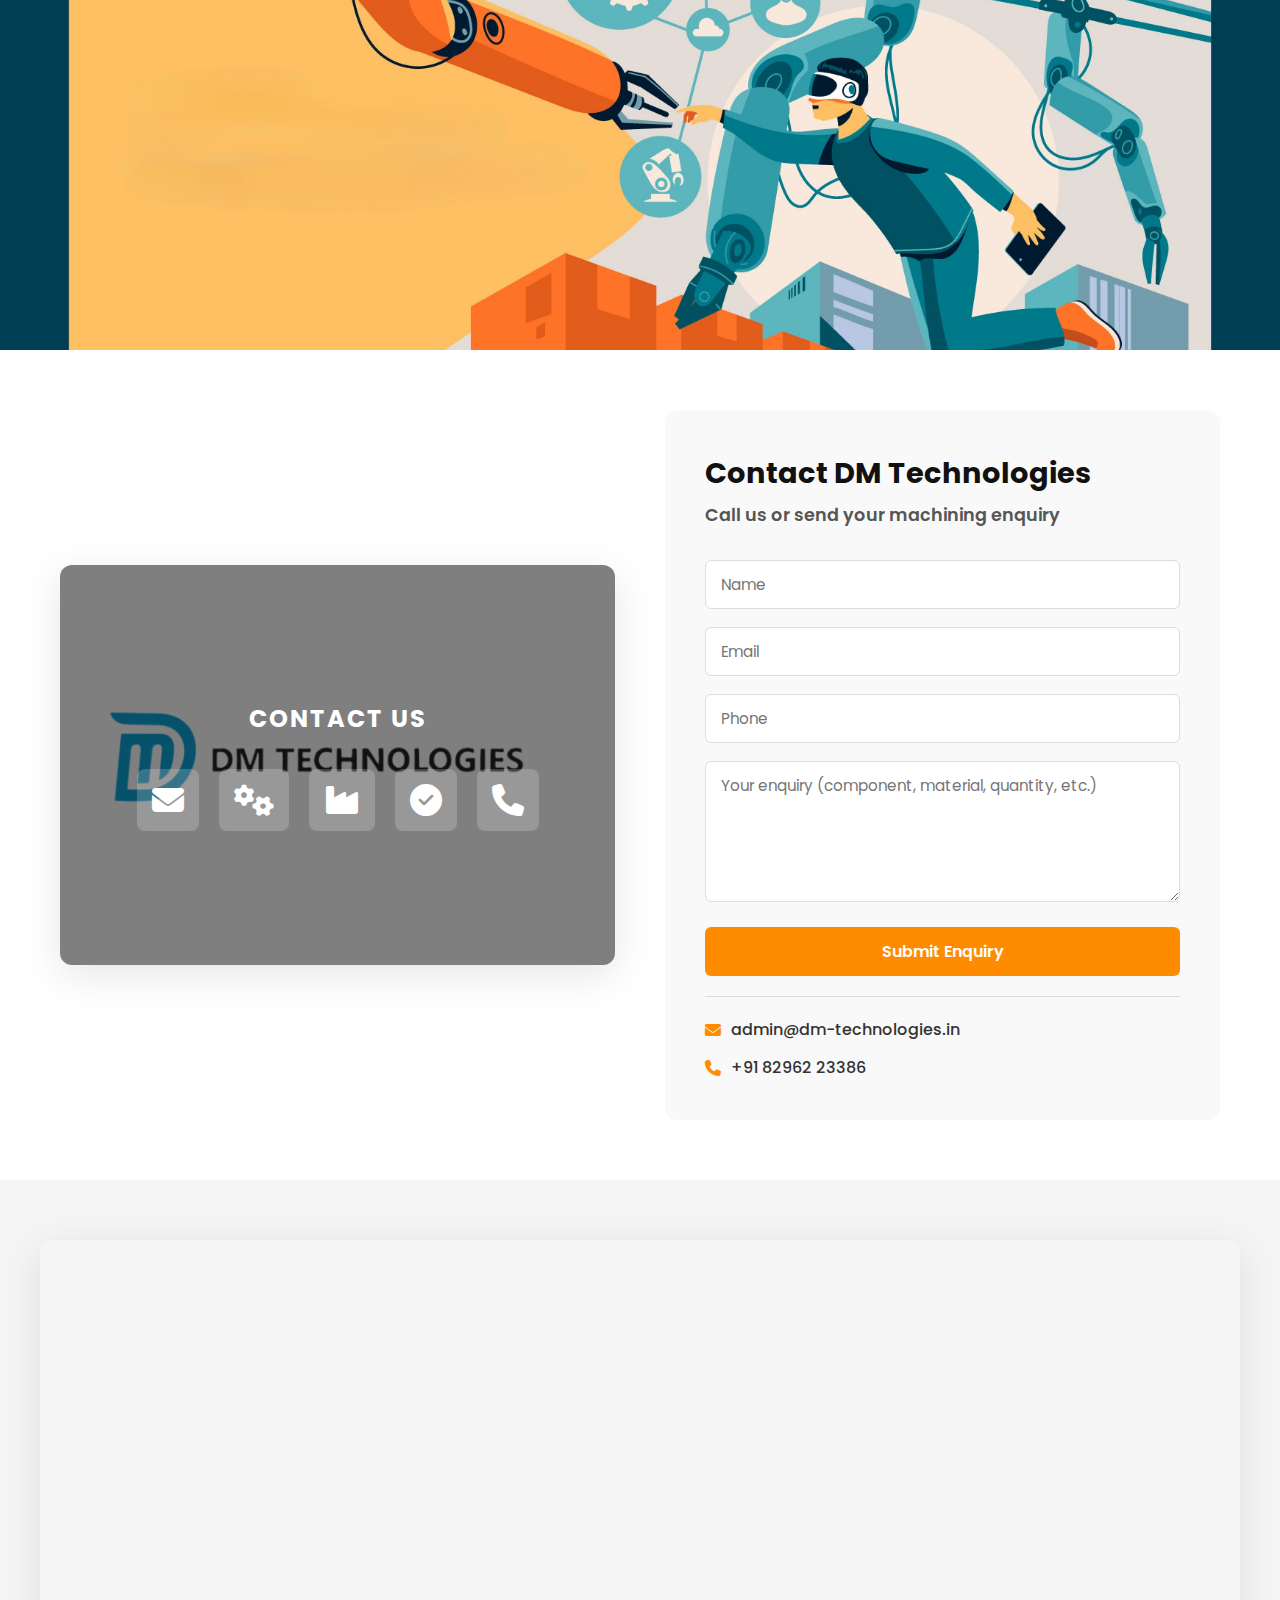
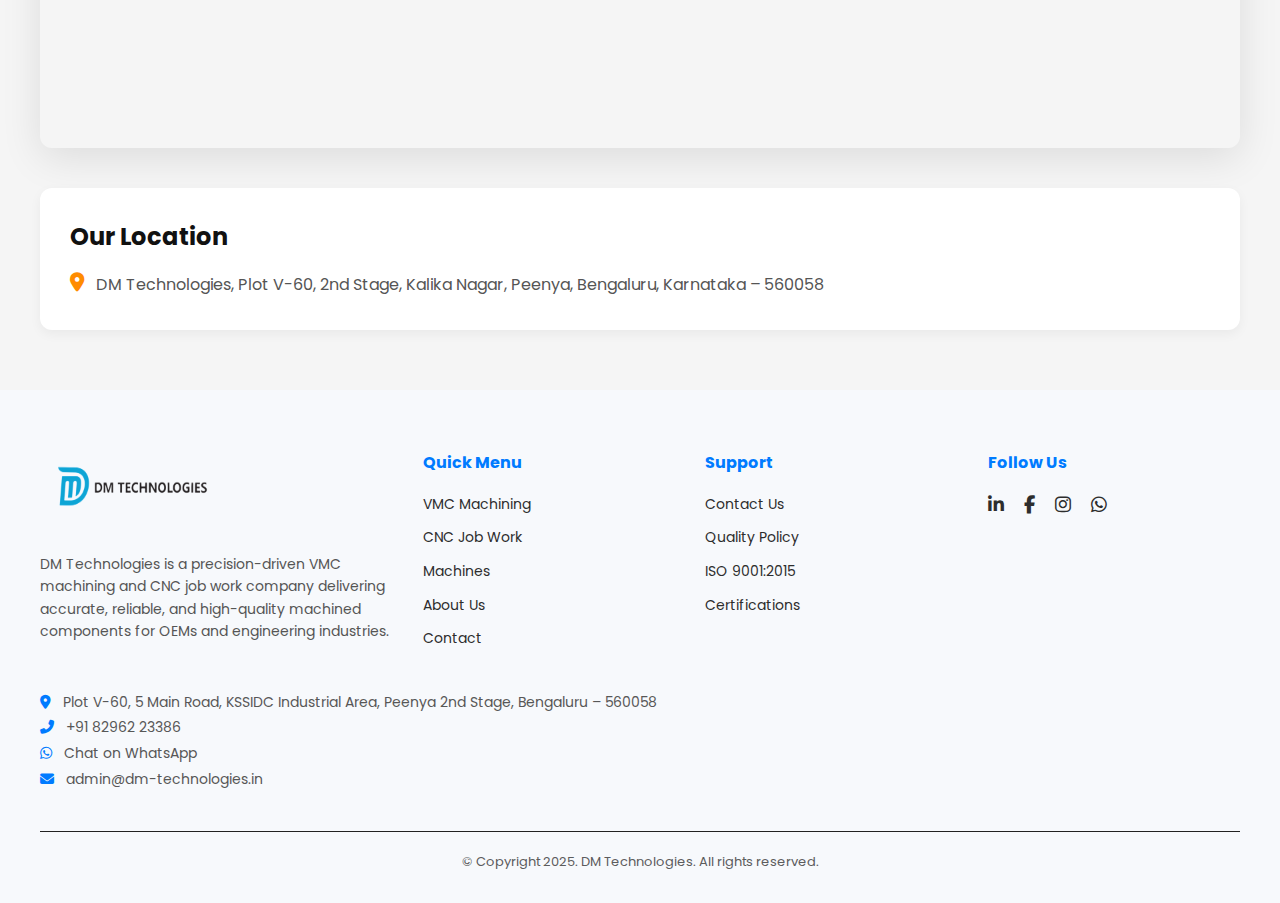
<file: contact.html>
<!doctype html>
<html lang="en">
  <head>
    <meta charset="UTF-8" />
    <meta name="viewport" content="width=device-width, initial-scale=1.0" />
    <title>Dm-technologies</title>
    <link rel="icon" href="img/logo/DM LOGO PDF_page-0001.jpg" />
    <link
      href="https://fonts.googleapis.com/css2?family=Inter:wght@400;600;700&display=swap"
      rel="stylesheet"
    />
    <link
      href="https://fonts.googleapis.com/css2?family=Barlow:wght@400;500;600&display=swap"
      rel="stylesheet"
    />
    <link
      href="https://fonts.googleapis.com/css2?family=Poppins:wght@300;400;500;600;700&display=swap"
      rel="stylesheet"
    />

    <link
      rel="stylesheet"
      href="https://cdnjs.cloudflare.com/ajax/libs/font-awesome/6.5.0/css/all.min.css"
    />
    <link rel="stylesheet" href="style.css?v=2" />
  </head>
  <style>
    /* Reset */
    * {
      margin: 0;
      padding: 0;
      box-sizing: border-box;
      font-family: "poppins", sans-serif;
    }

    body {
      background: #fff;
      color: #111;
      line-height: 1.6;
    }

    .service-hero-content h2 span.letter,
    .service-hero-content h1 span.letter {
      opacity: 0;
      transform: translateY(-30px);
      animation: fadeInUp 0.6s ease-out forwards;
      display: inline-block;
    }

    @keyframes fadeInUp {
      from {
        opacity: 0;
        transform: translateY(-30px);
      }
      to {
        opacity: 1;
        transform: translateY(0);
      }
    }

    .service-hero {
      background-image: url(img/10506876.jpg);
      background-size: cover;

      object-fit: contain;
      background-position: center;
      padding: 100px 30px;
      position: relative;
      overflow: hidden;
      color: #fff;
      text-align: left;
    }

    .service-hero-content {
      max-width: 700px;
      position: relative;
      z-index: 2;
    }

    .service-hero-content h2 {
      font-size: 36px;
      font-weight: 300;
      line-height: 1.4;
    }

    .service-hero-content h2 span {
      font-weight: 700;
      color: #ffdd00;
    }

    .bg-text {
      font-size: 100px;
      font-weight: 700;
      margin: 0;
      line-height: 1;
      bottom: 30px;
      left: 30px;
      color: #0f67f4;
    }
    @media (max-width: 446px) {
      .service-hero-content h2 {
        font-size: 28px;
      }
      .bg-text {
        font-size: 60px;
      }
    }

    /* Hero Section */
    .hero {
      text-align: center;
      padding: 80px 20px;
      max-width: 1200px;
      margin: auto;
      font-family: "poppins", sans-serif;
    }

    .hero h1 {
      font-size: 2.5rem;
      font-weight: 700;
      margin-bottom: 15px;
    }

    .hero .highlight {
      color: #1e73e8;
    }

    .hero p {
      font-size: 1.1rem;
      color: #555;
      margin-bottom: 25px;
    }

    /* Buttons */
    .buttons {
      display: flex;
      justify-content: center;
      gap: 15px;
      margin-bottom: 20px;
    }

    .btn {
      text-decoration: none;
      padding: 12px 28px;
      border-radius: 25px;
      font-size: 1rem;
      font-weight: 600;
      transition: 0.3s;
    }

    .btn.primary {
      background: #1e73e8;
      color: #fff;
    }

    .btn.primary:hover {
      background: #125bb5;
    }

    .btn.secondary {
      background: #f4f4f4;
      color: #333;
      border: 1px solid #ddd;
    }

    .btn.secondary:hover {
      background: #e6e6e6;
    }

    /* Rating */
    .rating {
      margin-top: 10px;
      font-size: 0.95rem;
      color: #333;
    }

    .rating p {
      font-size: 0.85rem;
      color: #555;
    }

    .rating a {
      color: #1e73e8;
      text-decoration: none;
    }

    /* Stats Section */
    .hero-stats {
      margin-top: 60px;
      display: grid;
      grid-template-columns: repeat(auto-fit, minmax(220px, 1fr));
      gap: 20px;
      font-family: "poppins", sans-serif;
      justify-content: center;
      text-align: center;
      align-items: center;
    }

    .stat {
      background: #f9f9f9;
      border-radius: 15px;
      padding: 25px;
      text-align: center;
      box-shadow: 0 4px 12px rgba(0, 0, 0, 0.05);
    }

    .stat img {
      width: 100%;
      border-radius: 12px;
    }

    .stat h2 {
      font-size: 2rem;
      color: #111;
      margin-bottom: 10px;
    }

    .stat p {
      font-size: 0.95rem;
      color: #000000;
    }

    /* Color Variations */
    .stat.blue {
      background: #000000;
      color: #ffffff;
      font-size: 2rem;
    }
    .stat.blue p {
      color: #d4d4d4;
      font-size: 1rem;
      font-weight: 600;
    }
    .stat.blue h2 {
      color: #1f61f0;
      font-size: 2rem;
    }

    .stat.green {
      background: #f0fdf4;
      color: #111;
      border: 1px solid #cce8d8;
    }

    .stat.lightgreen {
      background: #d9f99d;
      color: #111;
    }

    /* machines */

    .machine-sec {
      padding: 60px 20px;
      background: #fff;
      max-width: 1200px;
      margin: auto;
    }

    .machine-sec h2 {
      font-size: 1.8rem;
      margin-bottom: 30px;
      font-weight: 700;
      color: #111;
    }

    .machine-sec h2 span {
      color: #e60012; /* Red Plus */
      margin-left: 10px;
    }

    /* Grid Layout */
    .machine-grid {
      display: grid;
      grid-template-columns: repeat(auto-fit, minmax(280px, 1fr));
      gap: 25px;
    }

    /* Machine Cards */
    .machine-card {
      background: #fff;
      border-radius: 10px;
      padding: 20px;
      text-align: center;
      box-shadow: 0 4px 12px rgba(0, 0, 0, 0.08);
      display: flex;
      flex-direction: column;
      justify-content: space-between;
    }

    .machine-card img {
      max-width: 100%;
      height: auto;
      margin-bottom: 15px;
      border-radius: 8px;
    }

    .machine-card h3 {
      font-size: 1.1rem;
      font-weight: 600;
      color: #222;
      margin-bottom: 15px;
    }

    /* Wide cards (side by side image + text) */
    .machine-card.wide {
      display: flex;
      align-items: center;
      justify-content: space-between;
      gap: 20px;
      grid-column: span 2;
    }

    .machine-card.wide .machine-info {
      flex: 1;
    }

    .machine-card.wide .machine-img {
      flex: 1;
    }

    .machine-card.wide img {
      width: 100%;
      border-radius: 8px;
    }

    .machine-card ul {
      list-style: disc;
      margin: 0 0 15px 20px;
      text-align: left;
      color: #444;
      font-size: 0.95rem;
    }

    /* Explore Button */
    .explore-btn {
      display: inline-block;
      background: #007bff;
      color: #fff;
      padding: 8px 18px;
      border-radius: 25px;
      text-decoration: none;
      font-size: 0.9rem;
      font-weight: 500;
      transition: 0.3s;
    }

    .explore-btn:hover {
      background: #7e7e7e;
    }

    .work-section {
      margin-top: 2rem;
      padding-bottom: 60px;
    }
    .work-header {
      text-align: center;
      padding: 60px 20px 30px;
    }

    .work-header h2 {
      font-size: 2.5rem;
      font-weight: 600;
    }

    .work-header h2 span {
      color: #3fa9f5;
    }

    .work-header p {
      font-size: 1rem;
      color: #525252;
      margin-top: 10px;
    }

    /* Grid */
    .work-grid {
      display: grid;
      grid-template-columns: repeat(3, 1fr);
      grid-auto-rows: 250px;
      gap: 20px;
      padding: 20px 60px 60px;
    }

    /* Card */
    .work-card {
      position: relative;
      overflow: hidden;
      border-radius: 16px;
    }

    .work-card img {
      width: 100%;
      height: 100%;
      object-fit: cover;
      transition: 0.4s;
    }

    .work-card:hover img {
      transform: scale(1.1);
      filter: brightness(0.7);
    }

    /* Info */
    .work-info {
      position: absolute;
      bottom: 20px;
      left: 20px;
      z-index: 2;
    }

    .work-info h3 {
      font-size: 1.1rem;
      margin: 5px 0 0;
      color: #ffffff;
    }
    .tag {
      color: #fff;
    }

    .tag {
      font-size: 0.8rem;
      background: rgba(0, 149, 255, 0.8);
      padding: 4px 10px;
      border-radius: 20px;
      font-weight: 600;
    }

    /* CTA button */
    .cta-btn {
      background: #0095ff;
      border: none;
      padding: 12px 20px;
      color: #fff;
      font-size: 0.9rem;
      border-radius: 25px;
      cursor: pointer;
      transition: 0.3s;
    }

    .cta-btn:hover {
      background: #2a7fb6;
    }

    /* Special card sizing */
    .large {
      grid-row: span 2;
    }

    .wide {
      grid-column: span 2;
    }

    /* Responsive */
    @media (max-width: 900px) {
      .work-grid {
        grid-template-columns: 1fr 1fr;
      }
      .wide {
        grid-column: span 1;
      }
    }

    @media (max-width: 600px) {
      .work-grid {
        grid-template-columns: 1fr;
        grid-auto-rows: auto;
      }
      .large {
        grid-row: span 1;
      }
    }

    /* Enquiry Section */
    .enquiry-section {
      padding: 60px 20px;
      max-width: 1200px;
      margin: auto;
      font-family: "poppins", sans-serif;
    }

    .enquiry-container {
      display: grid;
      grid-template-columns: 1fr 1fr;
      gap: 50px;
      align-items: center;
    }

    .enquiry-left {
      position: relative;
    }

    .contact-image {
      position: relative;
      border-radius: 12px;
      overflow: hidden;
      box-shadow: 0 10px 40px rgba(0, 0, 0, 0.1);
    }

    .contact-image img {
      width: 100%;
      height: auto;
      display: block;
      min-height: 400px;
      object-fit: contain;
    }

    .contact-overlay {
      position: absolute;
      top: 0;
      left: 0;
      right: 0;
      bottom: 0;
      background: rgba(0, 0, 0, 0.5);
      display: flex;
      flex-direction: column;
      align-items: center;
      justify-content: center;
      gap: 30px;
    }

    .contact-overlay h3 {
      color: #fff;
      font-size: 1.5rem;
      font-weight: 700;
      letter-spacing: 2px;
    }

    .contact-icons {
      display: flex;
      gap: 20px;
      font-size: 2rem;
      color: #fff;
    }

    .contact-icons i {
      background: rgba(255, 255, 255, 0.2);
      padding: 15px;
      border-radius: 8px;
      transition: all 0.3s;
    }

    .contact-icons i:hover {
      background: rgba(255, 217, 0, 0.3);
      transform: scale(1.1);
    }

    .enquiry-right {
      padding: 40px;
      background: #f9f9f9;
      border-radius: 12px;
    }

    .enquiry-right h2 {
      font-size: 1.8rem;
      font-weight: 700;
      color: #111;
      margin-bottom: 5px;
    }

    .enquiry-subtitle {
      font-size: 1.1rem;
      color: #555;
      margin-bottom: 30px;
      font-weight: 600;
    }

    .enquiry-form {
      margin-bottom: 20px;
    }

    .form-group {
      margin-bottom: 18px;
    }

    .form-group input,
    .form-group textarea {
      width: 100%;
      padding: 12px 15px;
      border: 1px solid #ddd;
      border-radius: 6px;
      font-family: "poppins", sans-serif;
      font-size: 0.95rem;
      transition: all 0.3s;
    }

    .form-group input:focus,
    .form-group textarea:focus {
      outline: none;
      border-color: #007bff;
      box-shadow: 0 0 5px rgba(0, 123, 255, 0.3);
    }

    .form-group textarea {
      resize: vertical;
      font-family: "poppins", sans-serif;
    }

    .submit-btn {
      width: 100%;
      padding: 12px 20px;
      background: #ff8c00;
      color: #fff;
      border: none;
      border-radius: 6px;
      font-size: 1rem;
      font-weight: 600;
      cursor: pointer;
      transition: all 0.3s;
      font-family: "poppins", sans-serif;
    }

    .submit-btn:hover {
      background: #e67e00;
      transform: translateY(-2px);
      box-shadow: 0 5px 15px rgba(255, 140, 0, 0.3);
    }

    .contact-info {
      display: flex;
      flex-direction: column;
      gap: 12px;
      margin-top: 20px;
      padding-top: 20px;
      border-top: 1px solid #ddd;
    }

    .info-link {
      color: #333;
      text-decoration: none;
      font-weight: 500;
      display: flex;
      align-items: center;
      gap: 10px;
      transition: all 0.3s;
    }

    .info-link i {
      color: #ff8c00;
    }

    .info-link:hover {
      color: #ff8c00;
      transform: translateX(5px);
    }

    /* Map Section */
    .map-section {
      padding: 60px 20px;
      background: #f5f5f5;
    }

    .map-container {
      max-width: 1200px;
      margin: 0 auto 40px;
      border-radius: 12px;
      overflow: hidden;
      box-shadow: 0 10px 40px rgba(0, 0, 0, 0.1);
    }

    .map-container iframe {
      border: none;
    }

    .address-info {
      max-width: 1200px;
      margin: auto;
    }

    .address-box {
      background: #fff;
      padding: 30px;
      border-radius: 12px;
      box-shadow: 0 4px 12px rgba(0, 0, 0, 0.05);
    }

    .address-box h3 {
      font-size: 1.5rem;
      font-weight: 700;
      color: #111;
      margin-bottom: 15px;
    }

    .address-box p {
      color: #555;
      font-size: 1rem;
      line-height: 1.8;
      display: flex;
      align-items: flex-start;
      gap: 12px;
    }

    .address-box i {
      color: #ff8c00;
      font-size: 1.2rem;
      margin-top: 2px;
    }

    /* Responsive */
    @media (max-width: 768px) {
      .enquiry-container {
        grid-template-columns: 1fr;
        gap: 30px;
      }

      .enquiry-right {
        padding: 30px;
      }

      .enquiry-right h2 {
        font-size: 1.5rem;
      }

      .contact-image img {
        min-height: 300px;
      }

      .map-container iframe {
        height: 350px !important;
      }

      .address-box {
        padding: 20px;
      }
    }

    /* Dropdown wrapper */
    .nav-dropdown {
      position: relative;
      display: inline-block;
    }

    /* Hide dropdown by default */
    .dropdown-menu {
      position: absolute;
      top: 100%;
      left: 0;
      background: #ffffff;
      min-width: 180px;
      box-shadow: 0 8px 20px rgba(0, 0, 0, 0.15);
      border-radius: 6px;
      padding: 8px 0;
      opacity: 0;
      visibility: hidden;
      transform: translateY(10px);
      transition: all 0.25s ease;
      z-index: 1000;
      margin-top: 10px;
    }

    /* Dropdown links */
    .dropdown-menu a {
      display: block;
      padding: 10px 16px;
      color: #2d2d2d;
      font-size: 14px;
      text-decoration: none;
      white-space: nowrap;
    }

    .dropdown-menu a:hover {
      background: #f2f6ff;
      color: #007bff;
    }

    /* Show dropdown on hover */
    .nav-dropdown:hover .dropdown-menu {
      opacity: 1;
      visibility: visible;
      transform: translateY(0);
    }
  </style>
  <body>
    <!-- Navbar -->
    <header class="navbar">
      <div class="logo">
        <img src="img/logo/Picsart_26-01-17_12-23-05-034.png" alt="navlogo" />
      </div>
      <button class="menu-toggle" aria-label="Toggle menu">
        <i class="fas fa-bars"></i>
      </button>
      <nav class="nav-links">
        <a href="index.html">About</a>
        <a href="services.html">Services</a>
        <a href="precision.html">Precision</a>
        <a href="machines.html">Machine's</a>
        <div class="nav-dropdown">
          <a href="contact.html" class="dropdown-toggle">Contact</a>
          <div class="dropdown-menu">
            <a href="meet.html">Meet Our Team</a>
          </div>
        </div>

        <a
          href="https://wa.me/918296223386?text=Hi%20DM%20Technologies,%20I%20would%20like%20to%20enquire%20about%20your%20machining%20services."
          target="_blank"
          rel="noopener"
          class="btn-yellow"
          >Enquiry ➜</a
        >
      </nav>
    </header>

    <section class="service-hero" id="services">
      <div class="service-hero-content">
        <h2>For <br /><span></span></h2>
        <h1 class="bg-text">Contact</h1>
      </div>
    </section>

    <!-- Enquiry Section -->
    <section class="enquiry-section">
      <div class="enquiry-container">
        <!-- Left Side - Contact Image & Info -->
        <div class="enquiry-left">
          <div class="contact-image">
            <img
              src="img/logo/Picsart_26-01-17_12-23-05-034.png"
              alt="DM Technologies"
            />
            <div class="contact-overlay">
              <h3>CONTACT US</h3>
              <div class="contact-icons">
                <i class="fas fa-envelope"></i>
                <i class="fas fa-cogs"></i>
                <i class="fas fa-industry"></i>
                <i class="fas fa-check-circle"></i>
                <i class="fas fa-phone"></i>
              </div>
            </div>
          </div>
        </div>

        <!-- Right Side - Form -->
        <div class="enquiry-right">
          <h2>Contact DM Technologies</h2>
          <p class="enquiry-subtitle">Call us or send your machining enquiry</p>

          <form class="enquiry-form" id="enquiryForm">
            <div class="form-group">
              <input type="text" placeholder="Name" name="name" required />
            </div>

            <div class="form-group">
              <input type="email" placeholder="Email" name="email" required />
            </div>

            <div class="form-group">
              <input type="tel" placeholder="Phone" name="phone" required />
            </div>

            <div class="form-group">
              <textarea
                placeholder="Your enquiry (component, material, quantity, etc.)"
                name="message"
                rows="5"
                required
              ></textarea>
            </div>

            <button type="submit" class="submit-btn">Submit Enquiry</button>
          </form>

          <div class="contact-info">
            <a href="mailto:admin@dm-technologies.in" class="info-link">
              <i class="fas fa-envelope"></i>
              admin@dm-technologies.in
            </a>

            <a href="tel:+918296223386" class="info-link">
              <i class="fas fa-phone"></i>
              +91 82962 23386
            </a>
          </div>
        </div>
      </div>
    </section>

    <!-- Map Section -->
    <section class="map-section">
      <div class="map-container">
        <iframe
          title="DM Technologies Location Map"
          src="https://www.google.com/maps/embed?pb=!1m18!1m12!1m3!1d3888.948221155735!2d77.5128057!3d13.0064149!2m3!1f0!2f0!3f0!3m2!1i1024!2i768!4f13.1!3m3!1m2!1s0x3bae3d002bf0642b%3A0x35ebb0b2212893b7!2sDM%20TECHNOLOGIES!5e0!3m2!1sen!2sin!4v1710000000000"
          width="100%"
          height="500"
          allowfullscreen=""
          loading="lazy"
          referrerpolicy="no-referrer-when-downgrade"
          class="contact-map"
        ></iframe>
      </div>

      <div class="address-info">
        <div class="address-box">
          <h3>Our Location</h3>
          <p>
            <i class="fas fa-map-marker-alt"></i>
            DM Technologies, Plot V-60, 2nd Stage, Kalika Nagar, Peenya,
            Bengaluru, Karnataka – 560058
          </p>
        </div>
      </div>
    </section>

    <footer class="footer">
      <div class="footer-container">
        <!-- Left Column -->
        <div class="footer-brand">
          <img
            src="img/logo/Picsart_26-01-17_12-23-05-034.png"
            alt="DM Technologies Logo"
            class="logo"
          />
          <p>
            DM Technologies is a precision-driven VMC machining and CNC job work
            company delivering accurate, reliable, and high-quality machined
            components for OEMs and engineering industries.
          </p>
        </div>

        <!-- Quick Menu -->
        <div class="footer-links">
          <h4>Quick Menu</h4>
          <ul>
            <li><a href="services.html">VMC Machining</a></li>
            <li><a href="services.html">CNC Job Work</a></li>
            <li><a href="machines.html">Machines</a></li>
            <li><a href="index.html">About Us</a></li>
            <li><a href="contact.html">Contact</a></li>
          </ul>
        </div>

        <!-- Support -->
        <div class="footer-links">
          <h4>Support</h4>
          <ul>
            <li><a href="contact.html">Contact Us</a></li>
            <li><a href="quality.html">Quality Policy</a></li>
            <li><a href="quality.html">ISO 9001:2015</a></li>
            <li><a href="contact.html">Certifications</a></li>
          </ul>
        </div>

        <!-- Social -->
        <div class="footer-social">
          <h4>Follow Us</h4>
          <div class="social-icons">
            <a href="#" title="LinkedIn" target="_blank" rel="noopener">
              <i class="fab fa-linkedin-in"></i>
            </a>
            <a href="#" title="Facebook" target="_blank" rel="noopener">
              <i class="fab fa-facebook-f"></i>
            </a>
            <a href="#" title="Instagram" target="_blank" rel="noopener">
              <i class="fab fa-instagram"></i>
            </a>
            <a
              href="https://wa.me/918296223386?text=Hi%20DM%20Technologies,%20I%20am%20interested%20in%20your%20VMC%20and%20CNC%20machining%20services."
              title="Chat on WhatsApp"
              target="_blank"
              rel="noopener"
            >
              <i class="fab fa-whatsapp"></i>
            </a>
          </div>
        </div>

        <!-- Contact -->
        <div class="footer-contact">
          <p>
            <a
              href="https://maps.app.goo.gl/apwTFCnBGXFgaGKt5?g_st=aw"
              target="_blank"
              rel="noopener"
            >
              <i class="fas fa-map-marker-alt"></i>
              Plot V-60, 5 Main Road, KSSIDC Industrial Area, Peenya 2nd Stage,
              Bengaluru – 560058
            </a>
          </p>

          <p>
            <a href="tel:+918296223386">
              <i class="fas fa-phone-alt"></i> +91 82962 23386
            </a>
          </p>

          <p>
            <a
              href="https://wa.me/918296223386?text=Hi%20DM%20Technologies,%20I%20would%20like%20to%20enquire%20about%20your%20machining%20services."
              target="_blank"
              rel="noopener"
            >
              <i class="fab fa-whatsapp"></i> Chat on WhatsApp
            </a>
          </p>

          <p>
            <a
              href="mailto:admin@dm-technologies.in?subject=Warm%20Enquiry%20-%20CNC%20Machining%20Services&body=Hello%20DM%20Technologies,%0A%0AI%20hope%20you%20are%20doing%20well.%0A%0AI%20would%20like%20to%20enquire%20about%20your%20VMC%20and%20CNC%20machining%20services.%20Please%20share%20details%20regarding%20capabilities,%20lead%20time,%20and%20quotation%20process.%0A%0ALooking%20forward%20to%20your%20response.%0A%0ARegards,%0A[Your%20Name]"
            >
              <i class="fas fa-envelope"></i> admin@dm-technologies.in
            </a>
          </p>
        </div>
      </div>

      <div class="footer-bottom">
        <p>© Copyright 2025. DM Technologies. All rights reserved.</p>
      </div>
    </footer>

    <script>
      document.addEventListener("DOMContentLoaded", function () {
        // Service Hero h2 animation
        const serviceHeroH2 = document.querySelector(
          ".service-hero-content h2",
        );
        if (serviceHeroH2) {
          // Split text into spans if not already done
          if (!serviceHeroH2.querySelector("span.letter")) {
            const html = serviceHeroH2.innerHTML;
            // Split by <br> and animate each line
            serviceHeroH2.innerHTML = "";
            html.split("<br>").forEach((line, lineIdx) => {
              if (lineIdx > 0)
                serviceHeroH2.appendChild(document.createElement("br"));
              line
                .replace(/<[^>]+>/g, "")
                .split("")
                .forEach((char, i) => {
                  const span = document.createElement("span");
                  span.className = "letter";
                  span.textContent = char === " " ? "\u00A0" : char;
                  serviceHeroH2.appendChild(span);
                });
            });
          }
          serviceHeroH2.querySelectorAll("span.letter").forEach((span) => {
            span.style.opacity = 0;
            span.style.transform = "translateY(-30px)";
            span.style.animation = "none";
          });
          const observerH2 = new IntersectionObserver(
            ([entry]) => {
              if (entry.isIntersecting) {
                serviceHeroH2
                  .querySelectorAll("span.letter")
                  .forEach((span, i) => {
                    span.style.animation = "fadeInUp 0.6s ease-out forwards";
                    span.style.animationDelay = i * 0.06 + "s";
                  });
              }
            },
            { threshold: 0.5 },
          );
          observerH2.observe(serviceHeroH2);
        }

        // Service Hero h1 animation
        const serviceHeroH1 = document.querySelector(
          ".service-hero-content h1",
        );
        if (serviceHeroH1) {
          if (!serviceHeroH1.querySelector("span.letter")) {
            const text = serviceHeroH1.textContent;
            serviceHeroH1.innerHTML = "";
            text.split("").forEach((char) => {
              const span = document.createElement("span");
              span.className = "letter";
              span.textContent = char === " " ? "\u00A0" : char;
              serviceHeroH1.appendChild(span);
            });
          }
          serviceHeroH1.querySelectorAll("span.letter").forEach((span) => {
            span.style.opacity = 0;
            span.style.transform = "translateY(-30px)";
            span.style.animation = "none";
          });
          const observerH1 = new IntersectionObserver(
            ([entry]) => {
              if (entry.isIntersecting) {
                serviceHeroH1
                  .querySelectorAll("span.letter")
                  .forEach((span, i) => {
                    span.style.animation = "fadeInUp 0.6s ease-out forwards";
                    span.style.animationDelay = i * 0.06 + "s";
                  });
              }
            },
            { threshold: 0.5 },
          );
          observerH1.observe(serviceHeroH1);
        }
      });

      document.addEventListener("DOMContentLoaded", function () {
        const menuToggle = document.querySelector(".menu-toggle");
        const navLinks = document.querySelector(".nav-links");
        menuToggle.addEventListener("click", function () {
          navLinks.classList.toggle("active");
        });
      });
    </script>

    <script>
      // ...existing code...

      // Count animation for hero-stats numbers
      document.addEventListener("DOMContentLoaded", function () {
        function animateCount(el, target, duration = 1200) {
          let start = 0;
          let startTime = null;
          target = parseInt(target, 10);
          function step(ts) {
            if (!startTime) startTime = ts;
            const progress = Math.min((ts - startTime) / duration, 1);
            el.textContent = Math.floor(progress * (target - start) + start);
            if (progress < 1) {
              requestAnimationFrame(step);
            } else {
              el.textContent = target;
            }
          }
          requestAnimationFrame(step);
        }

        // Animate all .stat h2 numbers when .hero-stats enters viewport
        const statsSection = document.querySelector(".hero-stats");
        if (statsSection) {
          const observer = new IntersectionObserver(
            function (entries) {
              if (entries[0].isIntersecting) {
                statsSection
                  .querySelectorAll(".stat h2")
                  .forEach(function (h2) {
                    const target = h2.textContent.replace(/\D/g, "");
                    if (target) animateCount(h2, target);
                  });
                observer.disconnect();
              }
            },
            { threshold: 0.3 },
          );
          observer.observe(statsSection);
        }
      });

      // ...existing code...
    </script>

    <script>
      document.addEventListener("DOMContentLoaded", function () {
        const enquiryForm = document.getElementById("enquiryForm");

        if (enquiryForm) {
          enquiryForm.addEventListener("submit", function (e) {
            e.preventDefault();

            const formData = new FormData(this);
            const name = formData.get("name");
            const email = formData.get("email");
            const phone = formData.get("phone");
            const message = formData.get("message");

            const subject = `Warm Enquiry - DM Technologies (${name})`;

            const body = `Hello DM Technologies,

I would like to enquire about your VMC / CNC machining services.

Name: ${name}
Email: ${email}
Phone: ${phone}

Enquiry:
${message}

Regards,
${name}`;

            window.location.href = `mailto:admin@dm-technologies.in?subject=${encodeURIComponent(subject)}&body=${encodeURIComponent(body)}`;

            alert(
              "Thank you for your enquiry. Your email client will open now.",
            );

            this.reset();
          });
        }
      });
    </script>
  </body>
</html>
</file>
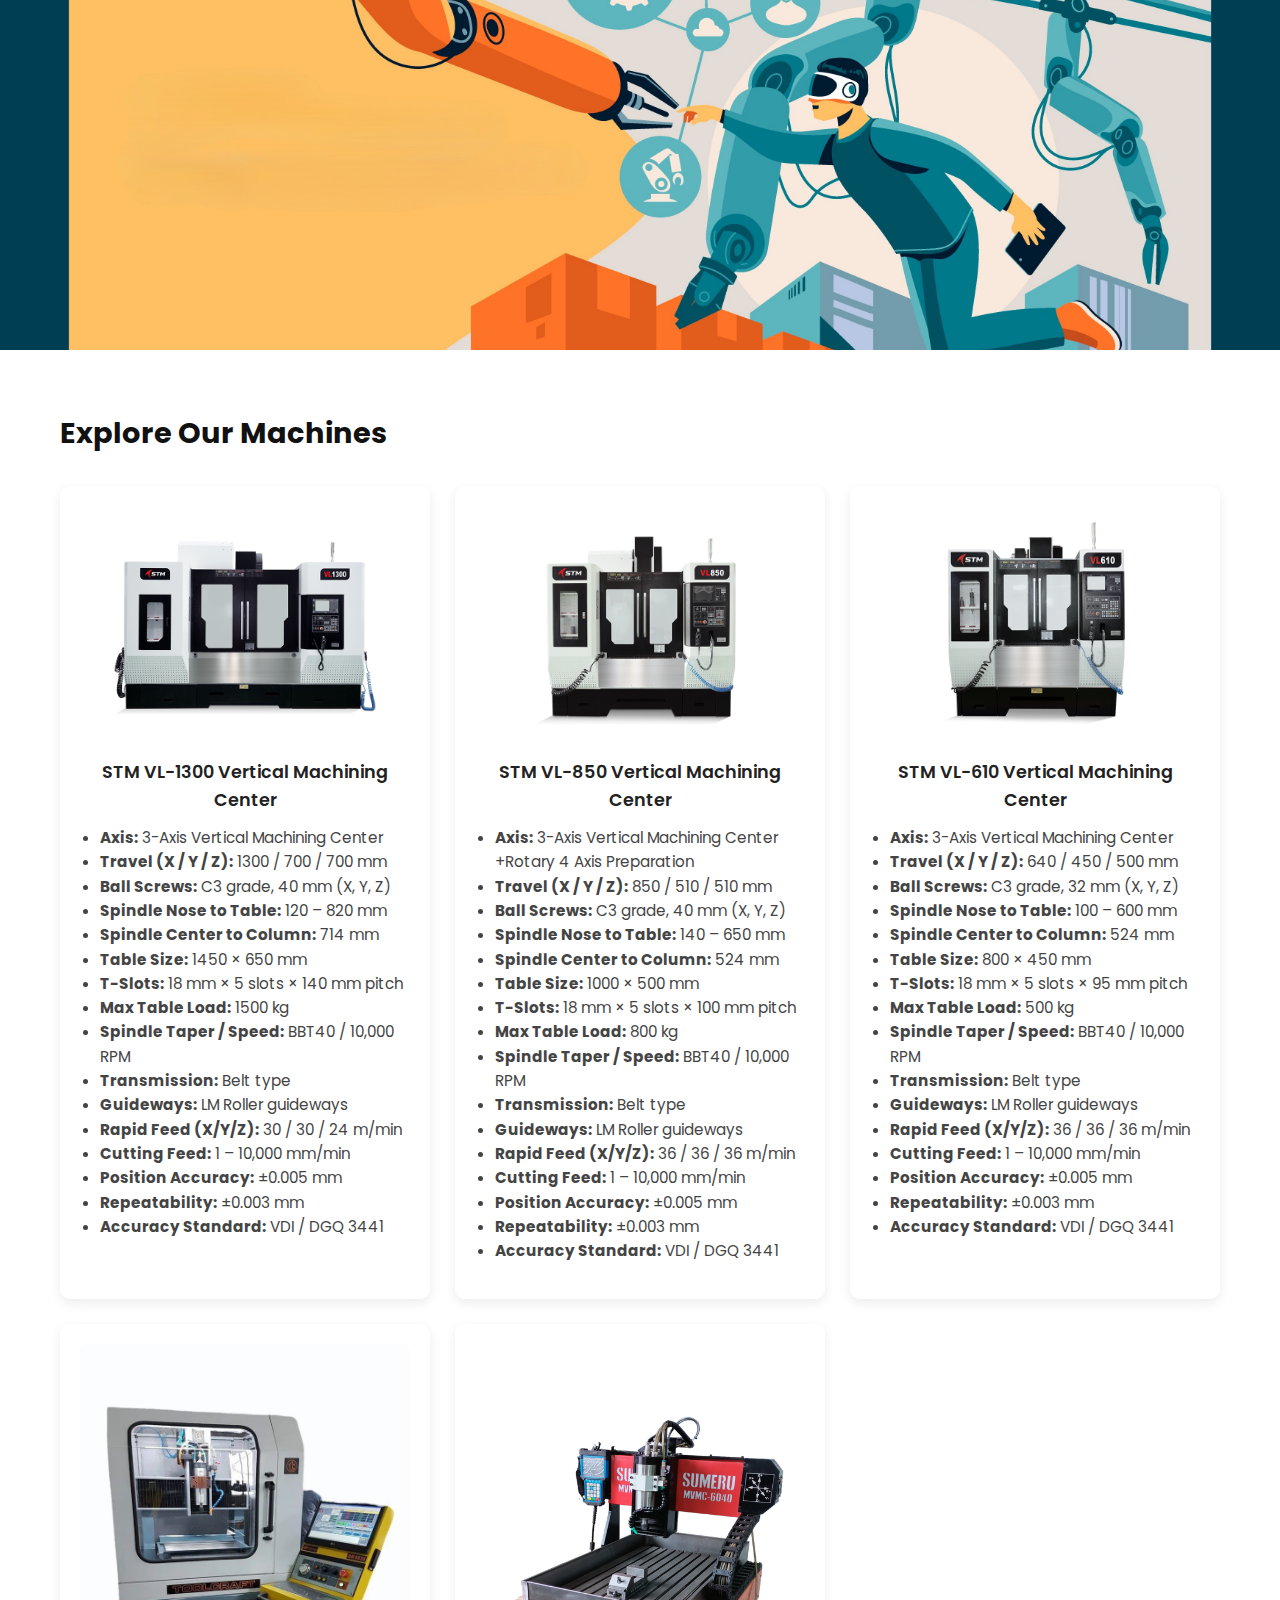
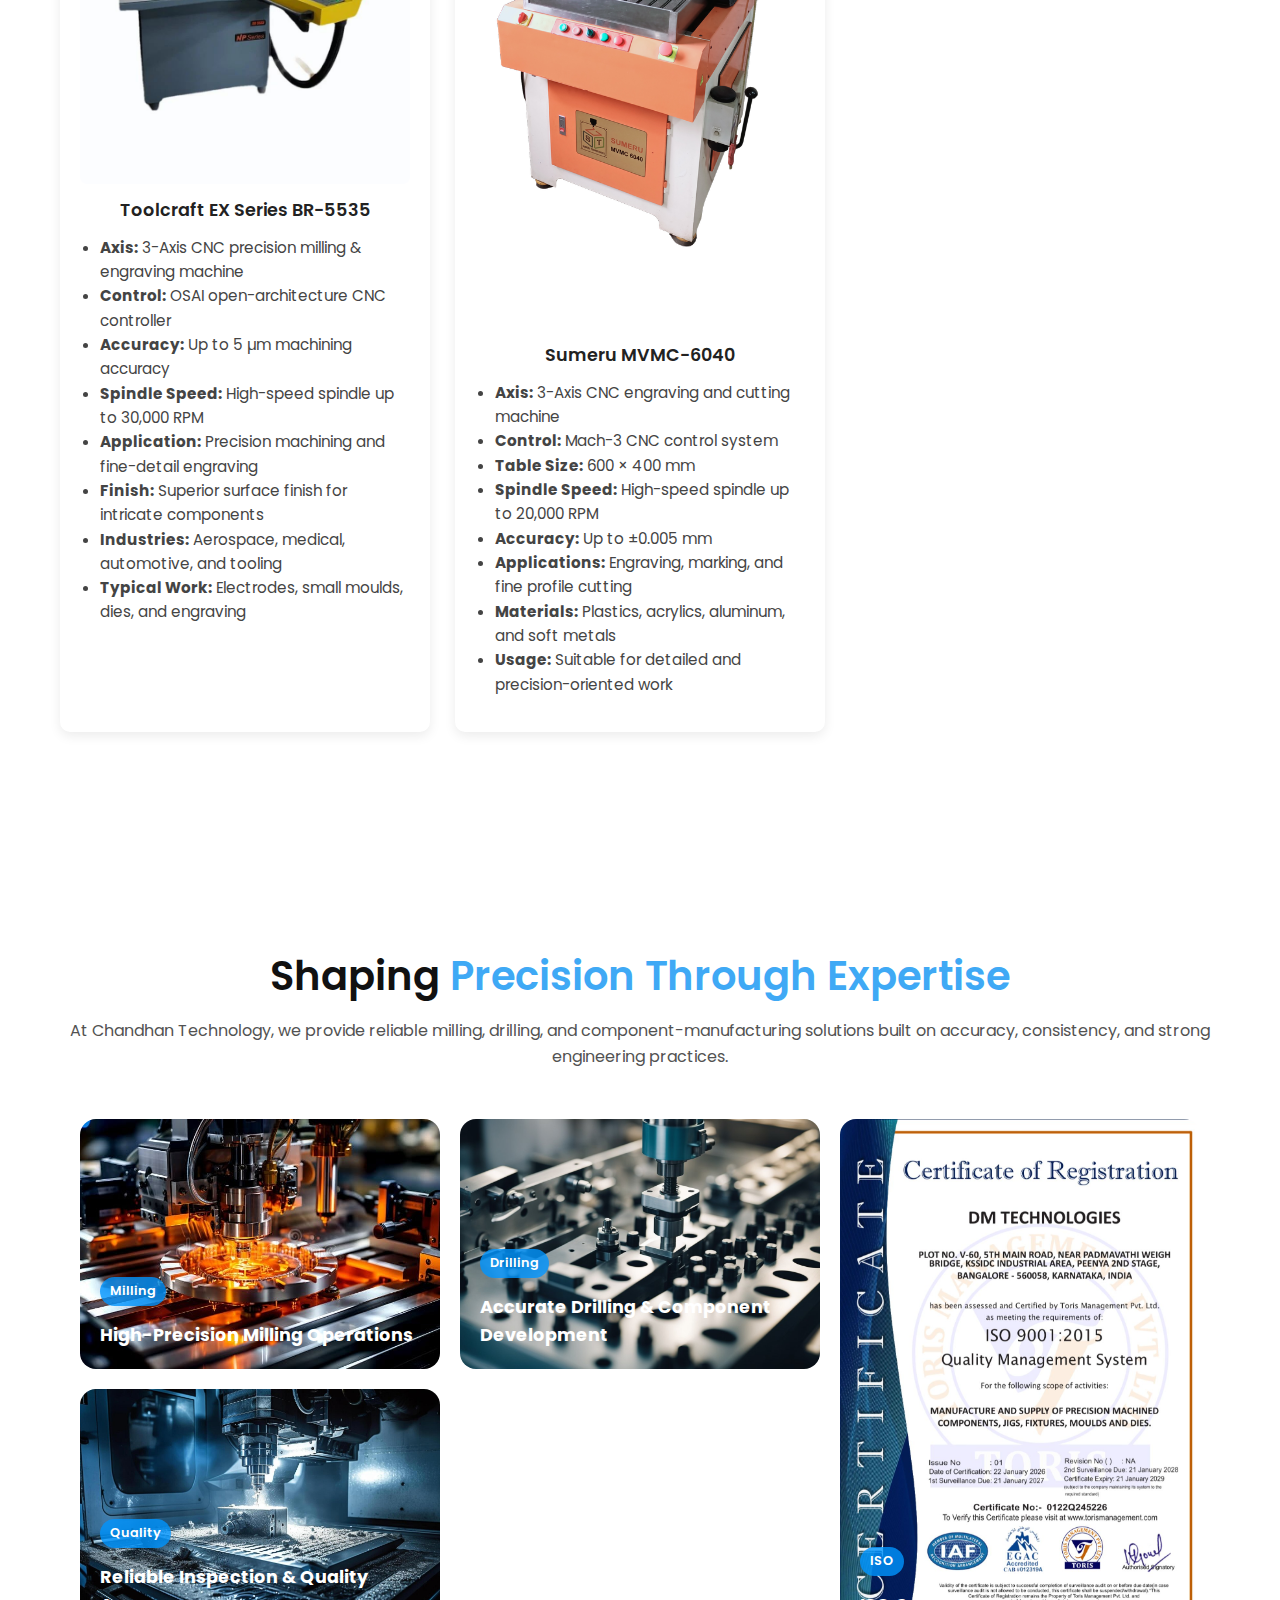
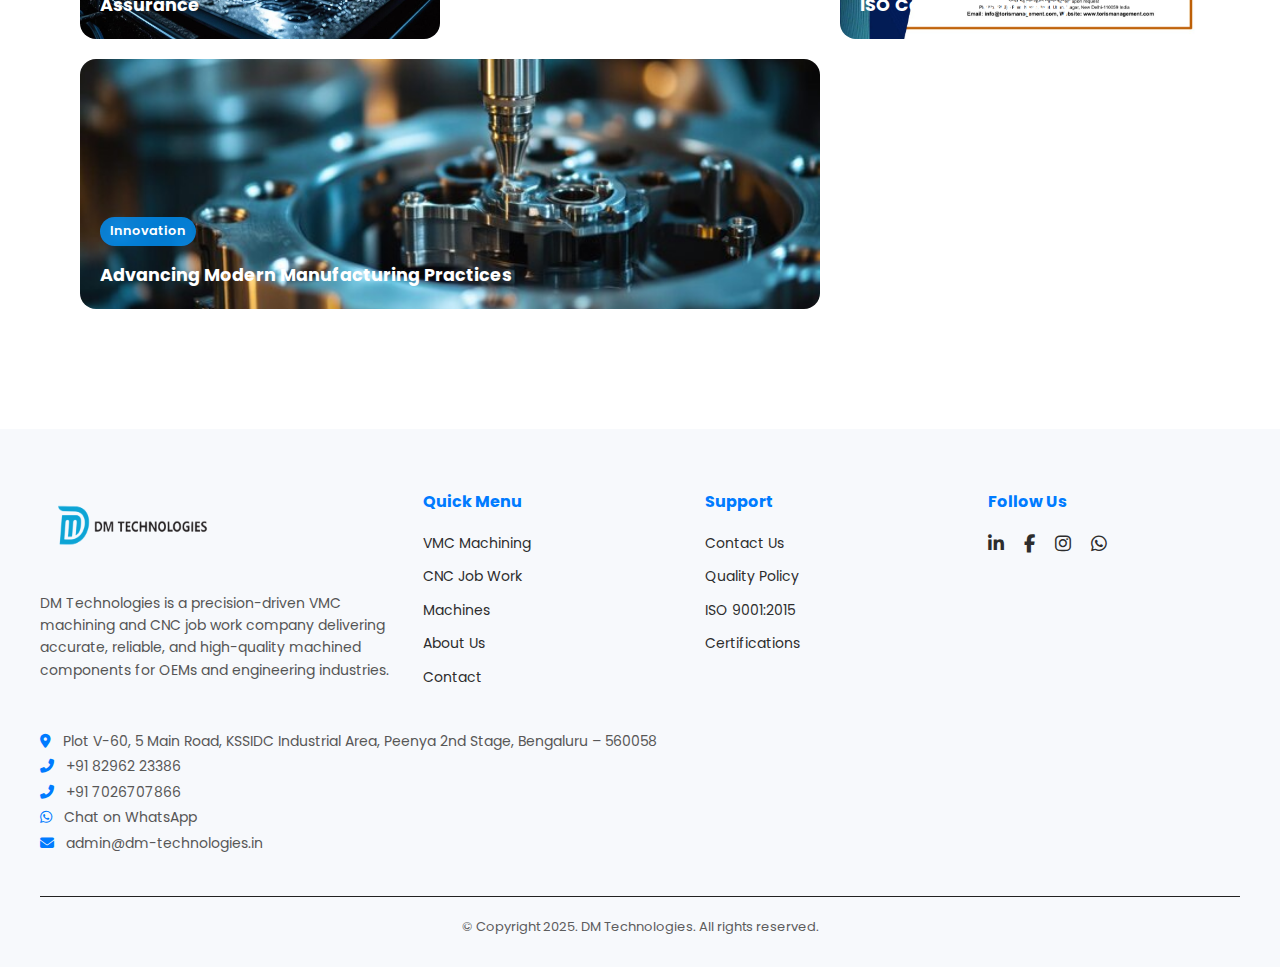
<file: machines.html>
<!doctype html>
<html lang="en">
  <head>
    <meta charset="UTF-8" />
    <meta name="viewport" content="width=device-width, initial-scale=1.0" />
    <title>Dm-technologies</title>
    <link rel="icon" href="img/logo/DM LOGO PDF_page-0001.jpg" />
    <link
      href="https://fonts.googleapis.com/css2?family=Inter:wght@400;600;700&display=swap"
      rel="stylesheet"
    />
    <link
      href="https://fonts.googleapis.com/css2?family=Barlow:wght@400;500;600&display=swap"
      rel="stylesheet"
    />
    <link
      href="https://fonts.googleapis.com/css2?family=Poppins:wght@300;400;500;600;700&display=swap"
      rel="stylesheet"
    />

    <link
      rel="stylesheet"
      href="https://cdnjs.cloudflare.com/ajax/libs/font-awesome/6.5.0/css/all.min.css"
    />
    <link rel="stylesheet" href="style.css?v=2" />
  </head>
  <style>
    /* Reset */
    * {
      margin: 0;
      padding: 0;
      box-sizing: border-box;
      font-family: "poppins", sans-serif;
    }

    body {
      background: #fff;
      color: #111;
      line-height: 1.6;
    }

    .service-hero-content h2 span.letter,
    .service-hero-content h1 span.letter {
      opacity: 0;
      transform: translateY(-30px);
      animation: fadeInUp 0.6s ease-out forwards;
      display: inline-block;
    }

    @keyframes fadeInUp {
      from {
        opacity: 0;
        transform: translateY(-30px);
      }
      to {
        opacity: 1;
        transform: translateY(0);
      }
    }

    .service-hero {
      background-image: url(img/10506876.jpg);
      background-size: cover;

      object-fit: contain;
      background-position: center;
      padding: 100px 30px;
      position: relative;
      overflow: hidden;
      color: #fff;
      text-align: left;
    }

    .service-hero-content {
      max-width: 700px;
      position: relative;
      z-index: 2;
    }

    .service-hero-content h2 {
      font-size: 36px;
      font-weight: 300;
      line-height: 1.4;
    }

    .service-hero-content h2 span {
      font-weight: 700;
      color: #ffdd00;
    }

    .bg-text {
      font-size: 100px;
      font-weight: 700;
      margin: 0;
      line-height: 1;
      bottom: 30px;
      left: 30px;
      color: #0f67f4;
    }
    @media (max-width: 446px) {
      .service-hero-content h2 {
        font-size: 28px;
      }
      .bg-text {
        font-size: 60px;
      }
    }

    /* Hero Section */
    .hero {
      text-align: center;
      padding: 80px 20px;
      max-width: 1200px;
      margin: auto;
      font-family: "poppins", sans-serif;
    }

    .hero h1 {
      font-size: 2.5rem;
      font-weight: 700;
      margin-bottom: 15px;
    }

    .hero .highlight {
      color: #1e73e8;
    }

    .hero p {
      font-size: 1.1rem;
      color: #555;
      margin-bottom: 25px;
    }

    /* Buttons */
    .buttons {
      display: flex;
      justify-content: center;
      gap: 15px;
      margin-bottom: 20px;
    }

    .btn {
      text-decoration: none;
      padding: 12px 28px;
      border-radius: 25px;
      font-size: 1rem;
      font-weight: 600;
      transition: 0.3s;
    }

    .btn.primary {
      background: #1e73e8;
      color: #fff;
    }

    .btn.primary:hover {
      background: #125bb5;
    }

    .btn.secondary {
      background: #f4f4f4;
      color: #333;
      border: 1px solid #ddd;
    }

    .btn.secondary:hover {
      background: #e6e6e6;
    }

    /* Rating */
    .rating {
      margin-top: 10px;
      font-size: 0.95rem;
      color: #333;
    }

    .rating p {
      font-size: 0.85rem;
      color: #555;
    }

    .rating a {
      color: #1e73e8;
      text-decoration: none;
    }

    /* Stats Section */
    .hero-stats {
      margin-top: 60px;
      display: grid;
      grid-template-columns: repeat(auto-fit, minmax(220px, 1fr));
      gap: 20px;
      font-family: "poppins", sans-serif;
      justify-content: center;
      text-align: center;
      align-items: center;
    }

    .stat {
      background: #f9f9f9;
      border-radius: 15px;
      padding: 25px;
      text-align: center;
      box-shadow: 0 4px 12px rgba(0, 0, 0, 0.05);
    }

    .stat img {
      width: 100%;
      border-radius: 12px;
    }

    .stat h2 {
      font-size: 2rem;
      color: #111;
      margin-bottom: 10px;
    }

    .stat p {
      font-size: 0.95rem;
      color: #000000;
    }

    /* Color Variations */
    .stat.blue {
      background: #000000;
      color: #ffffff;
      font-size: 2rem;
    }
    .stat.blue p {
      color: #d4d4d4;
      font-size: 1rem;
      font-weight: 600;
    }
    .stat.blue h2 {
      color: #1f61f0;
      font-size: 2rem;
    }

    .stat.green {
      background: #f0fdf4;
      color: #111;
      border: 1px solid #cce8d8;
    }

    .stat.lightgreen {
      background: #d9f99d;
      color: #111;
    }

    /* machines */

    .machine-sec {
      padding: 60px 20px;
      background: #fff;
      max-width: 1200px;
      margin: auto;
    }

    .machine-sec h2 {
      font-size: 1.8rem;
      margin-bottom: 30px;
      font-weight: 700;
      color: #111;
    }

    .machine-sec h2 span {
      color: #e60012; /* Red Plus */
      margin-left: 10px;
    }

    /* Grid Layout */
    .machine-grid {
      display: grid;
      grid-template-columns: repeat(auto-fit, minmax(280px, 1fr));
      gap: 25px;
    }

    /* Machine Cards */
    .machine-card {
      background: #fff;
      border-radius: 10px;
      padding: 20px;
      text-align: center;
      box-shadow: 0 4px 12px rgba(0, 0, 0, 0.08);
      display: flex;
      flex-direction: column;
      justify-content: flex-start;
      height: 100%;
    }

    .machine-card img {
      max-width: 100%;
      height: auto;
      margin-bottom: 12px;
      border-radius: 8px;
    }

    .machine-card h3 {
      font-size: 1.1rem;
      font-weight: 600;
      color: #222;
      margin-bottom: 12px;
    }

    /* Wide cards (side by side image + text) */
    .machine-card.wide {
      display: flex;
      align-items: center;
      justify-content: space-between;
      gap: 20px;
      grid-column: span 2;
    }

    .machine-card.wide .machine-info {
      flex: 1;
    }

    .machine-card.wide .machine-img {
      flex: 1;
    }

    .machine-card.wide img {
      width: 100%;
      border-radius: 8px;
    }

    .machine-card ul {
      list-style: disc;
      margin: 0 0 15px 20px;
      text-align: left;
      color: #444;
      font-size: 0.95rem;
    }

    /* Explore Button */
    .explore-btn {
      display: inline-block;
      background: #007bff;
      color: #fff;
      padding: 8px 18px;
      border-radius: 25px;
      text-decoration: none;
      font-size: 0.9rem;
      font-weight: 500;
      transition: 0.3s;
    }

    .explore-btn:hover {
      background: #7e7e7e;
    }

    .work-section {
      margin-top: 2rem;
      padding-bottom: 60px;
    }
    .work-header {
      text-align: center;
      padding: 60px 20px 30px;
    }

    .work-header h2 {
      font-size: 2.5rem;
      font-weight: 600;
    }

    .work-header h2 span {
      color: #3fa9f5;
    }

    .work-header p {
      font-size: 1rem;
      color: #525252;
      margin-top: 10px;
    }

    /* Grid */
    .work-grid {
      display: grid;
      grid-template-columns: repeat(3, 1fr);
      grid-auto-rows: 250px;
      gap: 20px;
      padding: 20px 60px 60px;
    }

    /* Card */
    .work-card {
      position: relative;
      overflow: hidden;
      border-radius: 16px;
    }

    .work-card img {
      width: 100%;
      height: 100%;
      object-fit: cover;
      transition: 0.4s;
    }

    .work-card:hover img {
      transform: scale(1.1);
      filter: brightness(0.7);
    }

    /* Info */
    .work-info {
      position: absolute;
      bottom: 20px;
      left: 20px;
      z-index: 2;
    }

    .work-info h3 {
      font-size: 1.1rem;
      margin: 5px 0 0;
      color: #ffffff;
    }
    .tag {
      color: #fff;
    }

    .tag {
      font-size: 0.8rem;
      background: rgba(0, 149, 255, 0.8);
      padding: 4px 10px;
      border-radius: 20px;
      font-weight: 600;
    }

    /* CTA button */
    .cta-btn {
      background: #0095ff;
      border: none;
      padding: 12px 20px;
      color: #fff;
      font-size: 0.9rem;
      border-radius: 25px;
      cursor: pointer;
      transition: 0.3s;
    }

    .cta-btn:hover {
      background: #2a7fb6;
    }

    /* Special card sizing */
    .large {
      grid-row: span 2;
    }

    .wide {
      grid-column: span 2;
    }

    /* Responsive */
    @media (max-width: 900px) {
      .work-grid {
        grid-template-columns: 1fr 1fr;
      }
      .wide {
        grid-column: span 1;
      }
    }

    @media (max-width: 600px) {
      .work-grid {
        grid-template-columns: 1fr;
        grid-auto-rows: auto;
      }
      .large {
        grid-row: span 1;
      }
    }
  </style>
  <body>
    <!-- Navbar -->
    <header class="navbar">
      <div class="logo">
        <img src="img/logo/Picsart_26-01-17_12-23-05-034.png" alt="navlogo" />
      </div>
      <button class="menu-toggle" aria-label="Toggle menu">
        <i class="fas fa-bars"></i>
      </button>
      <nav class="nav-links">
        <a href="index.html">About</a>
        <a href="services.html">Services</a>
        <a href="precision.html">Precision</a>
        <a href="machines.html">Machine's</a>
        <div class="nav-dropdown">
          <a href="contact.html" class="dropdown-toggle">Contact</a>
          <div class="dropdown-menu">
            <a href="meet.html">Meet Our Team</a>
          </div>
        </div>

        <a
          href="https://wa.me/918296223386?text=Hi%20DM%20Technologies,%20I%20would%20like%20to%20enquire%20about%20your%20machining%20services."
          target="_blank"
          rel="noopener"
          class="btn-yellow"
          >Enquiry ➜</a
        >
      </nav>
    </header>

    <section class="service-hero" id="services">
      <div class="service-hero-content">
        <h2>Our <br /><span></span></h2>
        <h1 class="bg-text">Machines</h1>
      </div>
    </section>

    <!-- Hero Section -->

    <section class="machine-sec">
      <h2>Explore Our Machines</h2>
      <div class="machine-grid">
        <!-- Machine 1 -->
        <div class="machine-card">
          <img src="machine-img/VL-1300.png" alt="STM VL-1300 VMC" />
          <div class="machine-info">
            <h3>STM VL-1300 Vertical Machining Center</h3>
            <ul>
              <li><strong>Axis:</strong> 3-Axis Vertical Machining Center</li>
              <li><strong>Travel (X / Y / Z):</strong> 1300 / 700 / 700 mm</li>
              <li><strong>Ball Screws:</strong> C3 grade, 40 mm (X, Y, Z)</li>
              <li><strong>Spindle Nose to Table:</strong> 120 – 820 mm</li>
              <li><strong>Spindle Center to Column:</strong> 714 mm</li>
              <li><strong>Table Size:</strong> 1450 × 650 mm</li>
              <li><strong>T-Slots:</strong> 18 mm × 5 slots × 140 mm pitch</li>
              <li><strong>Max Table Load:</strong> 1500 kg</li>
              <li>
                <strong>Spindle Taper / Speed:</strong> BBT40 / 10,000 RPM
              </li>
              <li><strong>Transmission:</strong> Belt type</li>
              <li><strong>Guideways:</strong> LM Roller guideways</li>
              <li><strong>Rapid Feed (X/Y/Z):</strong> 30 / 30 / 24 m/min</li>
              <li><strong>Cutting Feed:</strong> 1 – 10,000 mm/min</li>
              <li><strong>Position Accuracy:</strong> ±0.005 mm</li>
              <li><strong>Repeatability:</strong> ±0.003 mm</li>
              <li><strong>Accuracy Standard:</strong> VDI / DGQ 3441</li>
            </ul>
          </div>
        </div>

        <!-- Machine 2 -->
        <div class="machine-card">
          <img src="machine-img/VL-850.png" alt="STM VL-850 VMC" />
          <div class="machine-info">
            <h3>STM VL-850 Vertical Machining Center</h3>
            <ul>
              <li><strong>Axis:</strong> 3-Axis Vertical Machining Center   +Rotary 4 Axis Preparation</li>
             
              <li><strong>Travel (X / Y / Z):</strong> 850 / 510 / 510 mm</li>
              <li><strong>Ball Screws:</strong> C3 grade, 40 mm (X, Y, Z)</li>
              <li><strong>Spindle Nose to Table:</strong> 140 – 650 mm</li>
              <li><strong>Spindle Center to Column:</strong> 524 mm</li>
              <li><strong>Table Size:</strong> 1000 × 500 mm</li>
              <li><strong>T-Slots:</strong> 18 mm × 5 slots × 100 mm pitch</li>
              <li><strong>Max Table Load:</strong> 800 kg</li>
              <li>
                <strong>Spindle Taper / Speed:</strong> BBT40 / 10,000 RPM
              </li>
              <li><strong>Transmission:</strong> Belt type</li>
              <li><strong>Guideways:</strong> LM Roller guideways</li>
              <li><strong>Rapid Feed (X/Y/Z):</strong> 36 / 36 / 36 m/min</li>
              <li><strong>Cutting Feed:</strong> 1 – 10,000 mm/min</li>
              <li><strong>Position Accuracy:</strong> ±0.005 mm</li>
              <li><strong>Repeatability:</strong> ±0.003 mm</li>
              <li><strong>Accuracy Standard:</strong> VDI / DGQ 3441</li>
            </ul>
          </div>
        </div>

        <!-- Machine 3 -->
        <div class="machine-card">
          <img src="machine-img/VL-610.png" alt="STM VL-610 VMC" />
          <div class="machine-info">
            <h3>STM VL-610 Vertical Machining Center</h3>
            <ul>
              <li><strong>Axis:</strong> 3-Axis Vertical Machining Center</li>
              <li><strong>Travel (X / Y / Z):</strong> 640 / 450 / 500 mm</li>
              <li><strong>Ball Screws:</strong> C3 grade, 32 mm (X, Y, Z)</li>
              <li><strong>Spindle Nose to Table:</strong> 100 – 600 mm</li>
              <li><strong>Spindle Center to Column:</strong> 524 mm</li>
              <li><strong>Table Size:</strong> 800 × 450 mm</li>
              <li><strong>T-Slots:</strong> 18 mm × 5 slots × 95 mm pitch</li>
              <li><strong>Max Table Load:</strong> 500 kg</li>
              <li>
                <strong>Spindle Taper / Speed:</strong> BBT40 / 10,000 RPM
              </li>
              <li><strong>Transmission:</strong> Belt type</li>
              <li><strong>Guideways:</strong> LM Roller guideways</li>
              <li><strong>Rapid Feed (X/Y/Z):</strong> 36 / 36 / 36 m/min</li>
              <li><strong>Cutting Feed:</strong> 1 – 10,000 mm/min</li>
              <li><strong>Position Accuracy:</strong> ±0.005 mm</li>
              <li><strong>Repeatability:</strong> ±0.003 mm</li>
              <li><strong>Accuracy Standard:</strong> VDI / DGQ 3441</li>
            </ul>
          </div>
        </div>

        <!-- Machine 4 -->
        <div class="machine-card">
          <img src="machine-img/image_0901.jpg" alt="Toolcraft BR-5535 CNC" />
          <div class="machine-info">
            <h3>Toolcraft EX Series BR-5535</h3>
            <ul>
              <li>
                <strong>Axis:</strong> 3-Axis CNC precision milling & engraving
                machine
              </li>
              <li>
                <strong>Control:</strong> OSAI open-architecture CNC controller
              </li>
              <li><strong>Accuracy:</strong> Up to 5 µm machining accuracy</li>
              <li>
                <strong>Spindle Speed:</strong> High-speed spindle up to 30,000
                RPM
              </li>
              <li>
                <strong>Application:</strong> Precision machining and
                fine-detail engraving
              </li>
              <li>
                <strong>Finish:</strong> Superior surface finish for intricate
                components
              </li>
              <li>
                <strong>Industries:</strong> Aerospace, medical, automotive, and
                tooling
              </li>
              <li>
                <strong>Typical Work:</strong> Electrodes, small moulds, dies,
                and engraving
              </li>
            </ul>
          </div>
        </div>

        <!-- Machine 5 -->
        <div class="machine-card">
          <img
            src="machine-img/stainless-steel-cnc-engraving-machine-1000x1000.png"
            alt="Sumeru MVMC-6040"
          />
          <div class="machine-info">
            <h3>Sumeru MVMC-6040</h3>
            <ul>
              <li>
                <strong>Axis:</strong> 3-Axis CNC engraving and cutting machine
              </li>
              <li><strong>Control:</strong> Mach-3 CNC control system</li>
              <li><strong>Table Size:</strong> 600 × 400 mm</li>
              <li>
                <strong>Spindle Speed:</strong> High-speed spindle up to 20,000
                RPM
              </li>
              <li><strong>Accuracy:</strong> Up to ±0.005 mm</li>
              <li>
                <strong>Applications:</strong> Engraving, marking, and fine
                profile cutting
              </li>
              <li>
                <strong>Materials:</strong> Plastics, acrylics, aluminum, and
                soft metals
              </li>
              <li>
                <strong>Usage:</strong> Suitable for detailed and
                precision-oriented work
              </li>
            </ul>
          </div>
        </div>
      </div>
    </section>

    <section class="work-section">
      <div class="work-header">
        <h2>Shaping <span>Precision Through Expertise</span></h2>
        <p>
          At Chandhan Technology, we provide reliable milling, drilling, and
          component-manufacturing solutions built on accuracy, consistency, and
          strong engineering practices.
        </p>
      </div>

      <div class="work-grid">
        <!-- Card 1 -->
        <div class="work-card">
          <img
            src="img/abt/WhatsApp Image 2025-09-24 at 13.16.32_08ed03c7.jpg"
            alt="VMC Milling"
          />
          <div class="work-info">
            <span class="tag">Milling</span>
            <h3>High-Precision Milling Operations</h3>
          </div>
        </div>

        <!-- Card 2 -->
        <div class="work-card">
          <img
            src="img/abt/WhatsApp Image 2025-09-24 at 13.16.33_42b42982.jpg"
            alt="Machining"
          />
          <div class="work-info">
            <span class="tag">Drilling</span>
            <h3>Accurate Drilling & Component Development</h3>
          </div>
        </div>

        <!-- Card 3 -->
        <div class="work-card large">
          <img
            src="img/WhatsApp Image 2026-01-24 at 3.29.56 PM.jpeg"
            alt="Assembly Solutions"
          />
          <div class="work-info">
            <span class="tag">ISO </span>
            <h3>ISO Certified company</h3>
          </div>
        </div>
       
        <!-- Card 4 -->
        <div class="work-card">
          <img
            src="img/abt/metal-industry-workshop-precision-machinery-automated-production-line-robotic-arm-generated-by-ai-free-photo.jpg"
            alt="Quality Assurance"
          />
          <div class="work-info">
            <span class="tag">Quality</span>
            <h3>Reliable Inspection & Quality Assurance</h3>
          </div>
        </div>

        <!-- Card 5 -->
        <div class="work-card wide">
          <img
            src="img/abt/automotive-parts-manufacturing-canada-with-precision-engineering-processes_1291600-47172.jpg"
            alt="Manufacturing Innovation"
          />
          <div class="work-info">
            <span class="tag">Innovation</span>
            <h3>Advancing Modern Manufacturing Practices</h3>
          </div>
        </div>
      </div>
    </section>

    <footer class="footer">
      <div class="footer-container">
        <!-- Left Column -->
        <div class="footer-brand">
          <img
            src="img/logo/Picsart_26-01-17_12-23-05-034.png"
            alt="DM Technologies Logo"
            class="logo"
          />
          <p>
            DM Technologies is a precision-driven VMC machining and CNC job work
            company delivering accurate, reliable, and high-quality machined
            components for OEMs and engineering industries.
          </p>
        </div>

        <!-- Quick Menu -->
        <div class="footer-links">
          <h4>Quick Menu</h4>
          <ul>
            <li><a href="services.html">VMC Machining</a></li>
            <li><a href="services.html">CNC Job Work</a></li>
            <li><a href="machines.html">Machines</a></li>
            <li><a href="index.html">About Us</a></li>
            <li><a href="contact.html">Contact</a></li>
          </ul>
        </div>

        <!-- Support -->
        <div class="footer-links">
          <h4>Support</h4>
          <ul>
            <li><a href="contact.html">Contact Us</a></li>
            <li><a href="quality.html">Quality Policy</a></li>
            <li><a href="quality.html">ISO 9001:2015</a></li>
            <li><a href="contact.html">Certifications</a></li>
          </ul>
        </div>

        <!-- Social -->
        <div class="footer-social">
          <h4>Follow Us</h4>
          <div class="social-icons">
            <a href="#" title="LinkedIn" target="_blank" rel="noopener">
              <i class="fab fa-linkedin-in"></i>
            </a>
            <a href="#" title="Facebook" target="_blank" rel="noopener">
              <i class="fab fa-facebook-f"></i>
            </a>
            <a href="#" title="Instagram" target="_blank" rel="noopener">
              <i class="fab fa-instagram"></i>
            </a>
            <a
              href="https://wa.me/918296223386?text=Hi%20DM%20Technologies,%20I%20am%20interested%20in%20your%20VMC%20and%20CNC%20machining%20services."
              title="Chat on WhatsApp"
              target="_blank"
              rel="noopener"
            >
              <i class="fab fa-whatsapp"></i>
            </a>
          </div>
        </div>

        <!-- Contact -->
        <div class="footer-contact">
          <p>
            <a
              href="https://maps.app.goo.gl/apwTFCnBGXFgaGKt5?g_st=aw"
              target="_blank"
              rel="noopener"
            >
              <i class="fas fa-map-marker-alt"></i>
              Plot V-60, 5 Main Road, KSSIDC Industrial Area, Peenya 2nd Stage,
              Bengaluru – 560058
            </a>
          </p>

          <p>
            <a href="tel:+918296223386">
              <i class="fas fa-phone-alt"></i> +91 82962 23386
            </a>
          </p>
           <p>
            <a href="tel:+917026707866">
              <i class="fas fa-phone-alt"></i> +91 7026707866
            </a>
          </p>

          <p>
            <a
              href="https://wa.me/918296223386?text=Hi%20DM%20Technologies,%20I%20would%20like%20to%20enquire%20about%20your%20machining%20services."
              target="_blank"
              rel="noopener"
            >
              <i class="fab fa-whatsapp"></i> Chat on WhatsApp
            </a>
          </p>

          <p>
            <a
              href="mailto:admin@dm-technologies.in?subject=Warm%20Enquiry%20-%20CNC%20Machining%20Services&body=Hello%20DM%20Technologies,%0A%0AI%20hope%20you%20are%20doing%20well.%0A%0AI%20would%20like%20to%20enquire%20about%20your%20VMC%20and%20CNC%20machining%20services.%20Please%20share%20details%20regarding%20capabilities,%20lead%20time,%20and%20quotation%20process.%0A%0ALooking%20forward%20to%20your%20response.%0A%0ARegards,%0A[Your%20Name]"
            >
              <i class="fas fa-envelope"></i> admin@dm-technologies.in
            </a>
          </p>
        </div>
      </div>

      <div class="footer-bottom">
        <p>© Copyright 2025. DM Technologies. All rights reserved.</p>
      </div>
    </footer>

    <script>
      document.addEventListener("DOMContentLoaded", function () {
        // Service Hero h2 animation
        const serviceHeroH2 = document.querySelector(
          ".service-hero-content h2",
        );
        if (serviceHeroH2) {
          // Split text into spans if not already done
          if (!serviceHeroH2.querySelector("span.letter")) {
            const html = serviceHeroH2.innerHTML;
            // Split by <br> and animate each line
            serviceHeroH2.innerHTML = "";
            html.split("<br>").forEach((line, lineIdx) => {
              if (lineIdx > 0)
                serviceHeroH2.appendChild(document.createElement("br"));
              line
                .replace(/<[^>]+>/g, "")
                .split("")
                .forEach((char, i) => {
                  const span = document.createElement("span");
                  span.className = "letter";
                  span.textContent = char === " " ? "\u00A0" : char;
                  serviceHeroH2.appendChild(span);
                });
            });
          }
          serviceHeroH2.querySelectorAll("span.letter").forEach((span) => {
            span.style.opacity = 0;
            span.style.transform = "translateY(-30px)";
            span.style.animation = "none";
          });
          const observerH2 = new IntersectionObserver(
            ([entry]) => {
              if (entry.isIntersecting) {
                serviceHeroH2
                  .querySelectorAll("span.letter")
                  .forEach((span, i) => {
                    span.style.animation = "fadeInUp 0.6s ease-out forwards";
                    span.style.animationDelay = i * 0.06 + "s";
                  });
              }
            },
            { threshold: 0.5 },
          );
          observerH2.observe(serviceHeroH2);
        }

        // Service Hero h1 animation
        const serviceHeroH1 = document.querySelector(
          ".service-hero-content h1",
        );
        if (serviceHeroH1) {
          if (!serviceHeroH1.querySelector("span.letter")) {
            const text = serviceHeroH1.textContent;
            serviceHeroH1.innerHTML = "";
            text.split("").forEach((char) => {
              const span = document.createElement("span");
              span.className = "letter";
              span.textContent = char === " " ? "\u00A0" : char;
              serviceHeroH1.appendChild(span);
            });
          }
          serviceHeroH1.querySelectorAll("span.letter").forEach((span) => {
            span.style.opacity = 0;
            span.style.transform = "translateY(-30px)";
            span.style.animation = "none";
          });
          const observerH1 = new IntersectionObserver(
            ([entry]) => {
              if (entry.isIntersecting) {
                serviceHeroH1
                  .querySelectorAll("span.letter")
                  .forEach((span, i) => {
                    span.style.animation = "fadeInUp 0.6s ease-out forwards";
                    span.style.animationDelay = i * 0.06 + "s";
                  });
              }
            },
            { threshold: 0.5 },
          );
          observerH1.observe(serviceHeroH1);
        }
      });

      document.addEventListener("DOMContentLoaded", function () {
        const menuToggle = document.querySelector(".menu-toggle");
        const navLinks = document.querySelector(".nav-links");
        menuToggle.addEventListener("click", function () {
          navLinks.classList.toggle("active");
        });
      });
    </script>

    <script>
      // ...existing code...

      // Count animation for hero-stats numbers
      document.addEventListener("DOMContentLoaded", function () {
        function animateCount(el, target, duration = 1200) {
          let start = 0;
          let startTime = null;
          target = parseInt(target, 10);
          function step(ts) {
            if (!startTime) startTime = ts;
            const progress = Math.min((ts - startTime) / duration, 1);
            el.textContent = Math.floor(progress * (target - start) + start);
            if (progress < 1) {
              requestAnimationFrame(step);
            } else {
              el.textContent = target;
            }
          }
          requestAnimationFrame(step);
        }

        // Animate all .stat h2 numbers when .hero-stats enters viewport
        const statsSection = document.querySelector(".hero-stats");
        if (statsSection) {
          const observer = new IntersectionObserver(
            function (entries) {
              if (entries[0].isIntersecting) {
                statsSection
                  .querySelectorAll(".stat h2")
                  .forEach(function (h2) {
                    const target = h2.textContent.replace(/\D/g, "");
                    if (target) animateCount(h2, target);
                  });
                observer.disconnect();
              }
            },
            { threshold: 0.3 },
          );
          observer.observe(statsSection);
        }
      });

      // ...existing code...
    </script>
  </body>
</html>
</file>
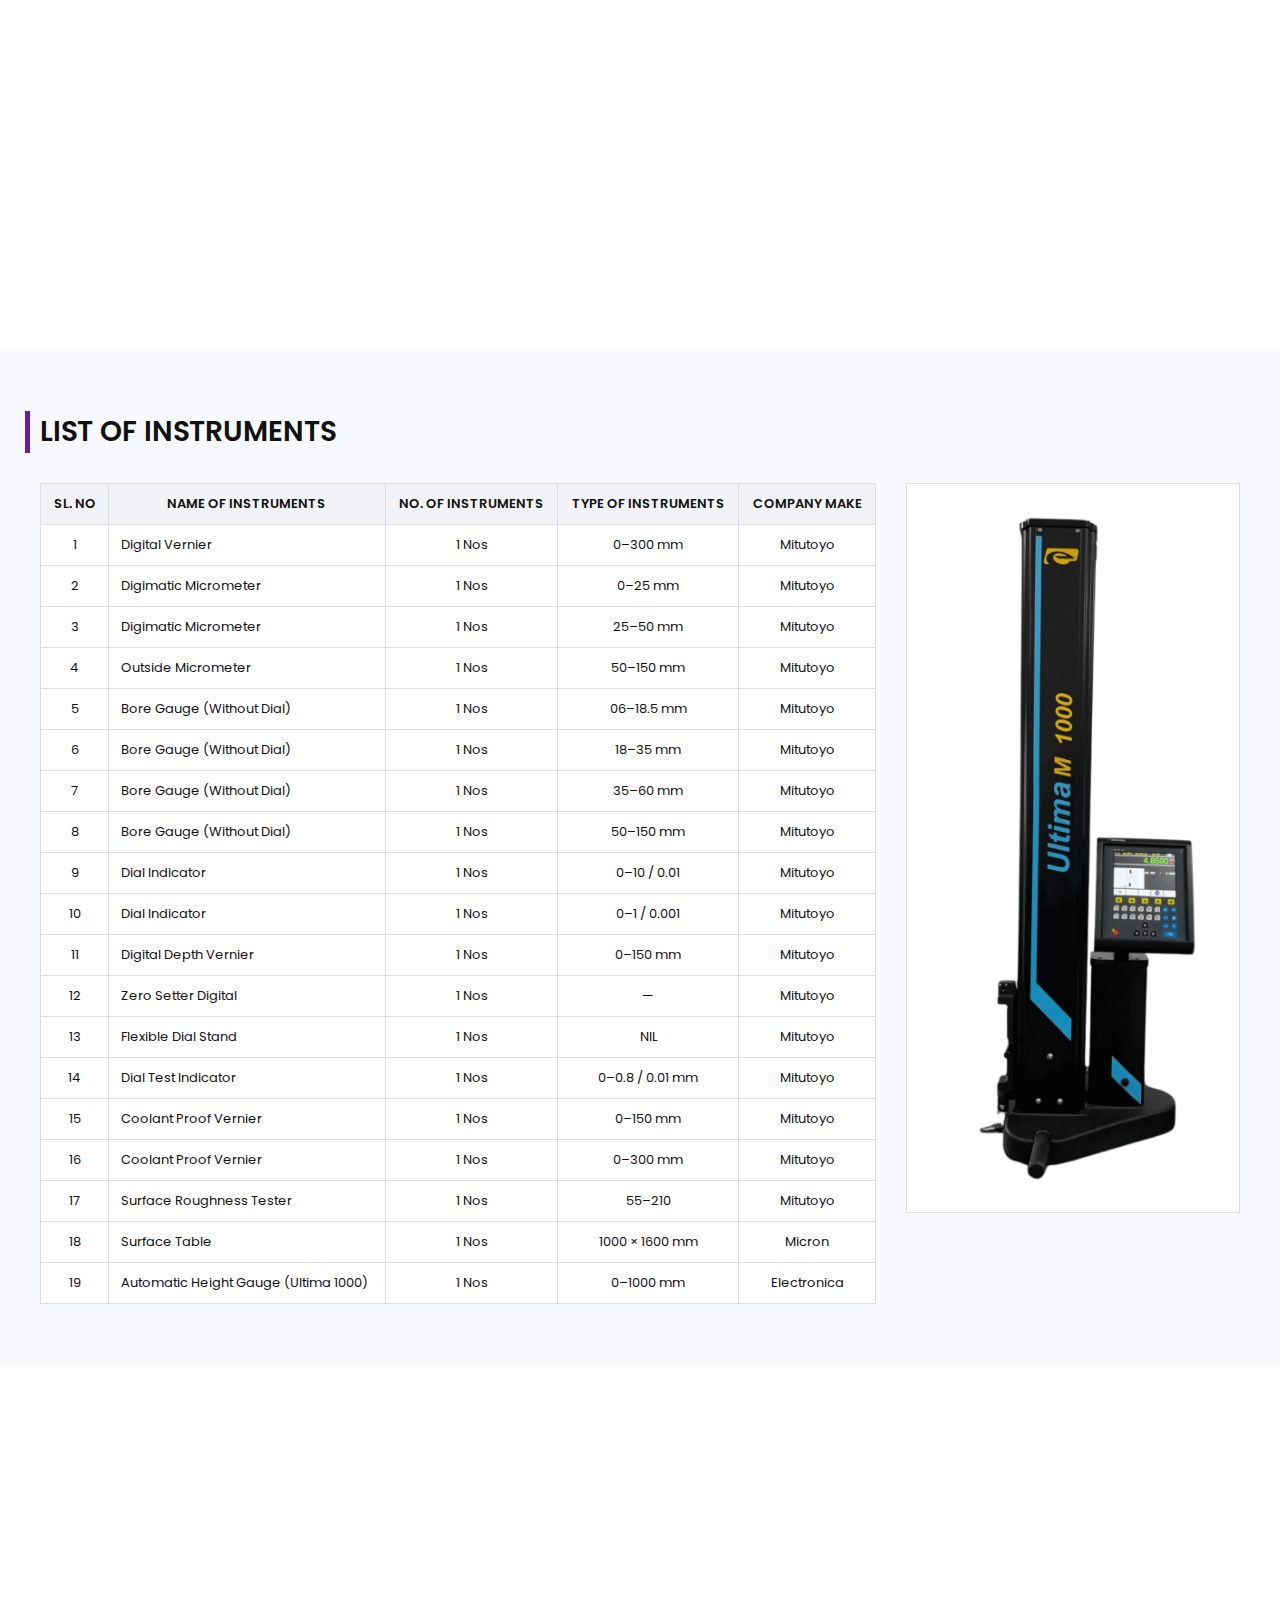
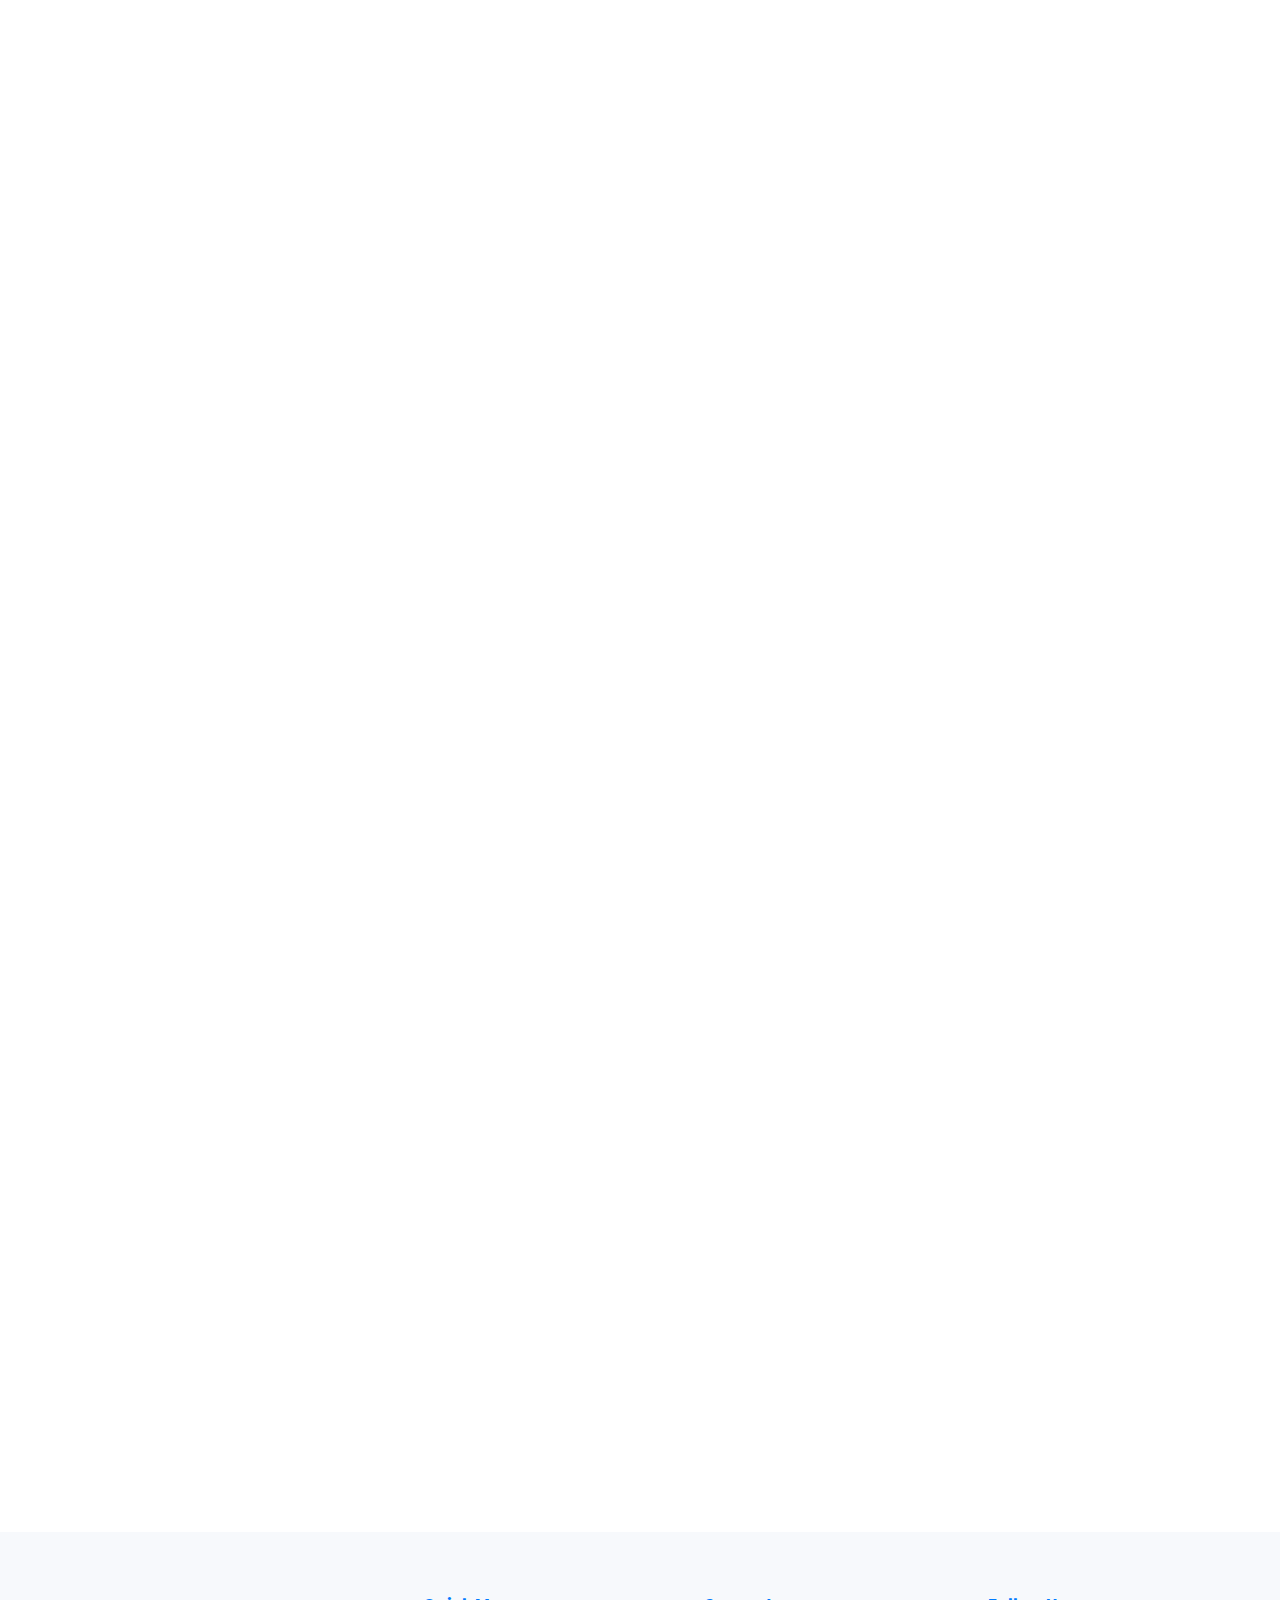
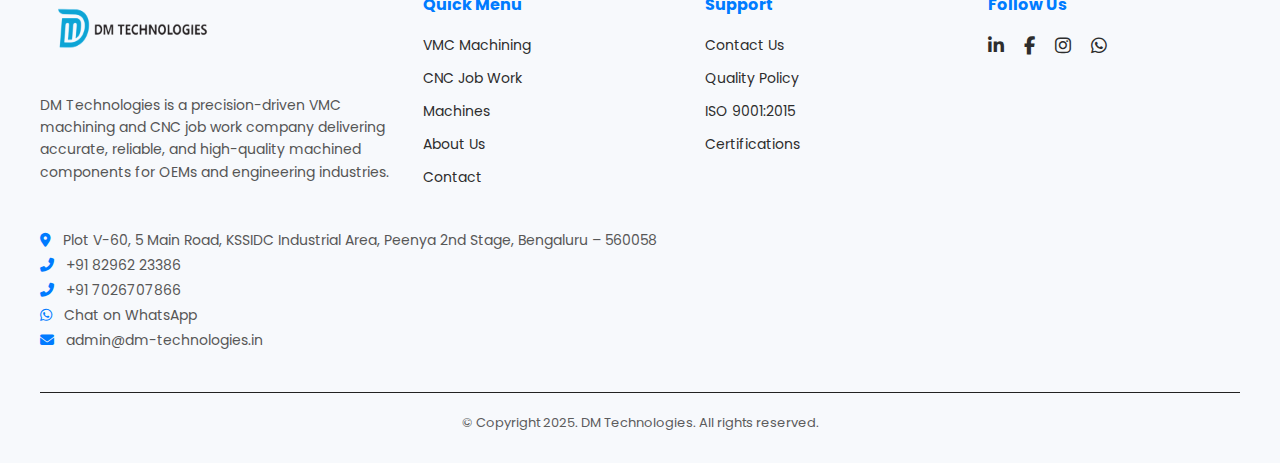
<file: precision.html>
<!doctype html>
<html lang="en">
  <head>
    <meta charset="UTF-8" />
    <meta name="viewport" content="width=device-width, initial-scale=1.0" />
    <title>Precision</title>
    <link rel="icon" href="img/logo/DM LOGO PDF_page-0001.jpg" />

    <link rel="stylesheet" href="style.css?v=2" />
    <link
      href="https://fonts.googleapis.com/css2?family=Inter:wght@400;600;700&display=swap"
      rel="stylesheet"
    />
    <link
      href="https://fonts.googleapis.com/css2?family=Barlow:wght@400;500;600&display=swap"
      rel="stylesheet"
    />
    <link
      href="https://fonts.googleapis.com/css2?family=Poppins:wght@300;400;500;600;700&display=swap"
      rel="stylesheet"
    />

    <link
      rel="stylesheet"
      href="https://cdnjs.cloudflare.com/ajax/libs/font-awesome/6.5.0/css/all.min.css"
    />
  </head>
  <style>
    .service-hero-content h2 span.letter,
    .service-hero-content h1 span.letter {
      opacity: 0;
      transform: translateY(-30px);
      animation: fadeInUp 0.6s ease-out forwards;
      display: inline-block;
    }

    @keyframes fadeInUp {
      from {
        opacity: 0;
        transform: translateY(-30px);
      }
      to {
        opacity: 1;
        transform: translateY(0);
      }
    }

    .service-hero {
      background-image: url(img/TaeApril20.jpg);
      background-size: cover;
      background-position: center;
      padding: 100px 30px;
      position: relative;
      overflow: hidden;
      color: #fff;
      text-align: left;
    }

    .service-hero-content {
      max-width: 700px;
      position: relative;
      z-index: 2;
    }

    .service-hero-content h2 {
      font-size: 36px;
      font-weight: 300;
      line-height: 1.4;
    }

    .service-hero-content h2 span {
      font-weight: 700;
      color: #00a2ff;
    }

    .bg-text {
      font-size: 50px;
      font-weight: 700;

      margin: 0;
      line-height: 1;
      bottom: 30px;
      left: 30px;
      color: #021b5d;
    }

    /* Add this to your style block or style.css */

    /* Fade-left animation for service-hero section */
    @keyframes fadeLeft {
      from {
        opacity: 0;
        transform: translateX(-40px);
      }
      to {
        opacity: 1;
        transform: translateX(0);
      }
    }

    .service-hero {
      opacity: 0;
      transform: translateX(-40px);
      animation: none;
    }

    /* Fade-up animation for service section */
    @keyframes fadeUp {
      from {
        opacity: 0;
        transform: translateY(32px);
      }
      to {
        opacity: 1;
        transform: translateY(0);
      }
    }

    .services {
      opacity: 0;
      transform: translateY(32px);
      animation: fadeUp 0.8s cubic-bezier(0.2, 0.9, 0.2, 1) forwards;
      animation-delay: 1.8s;
    }

    /* Fade-up animation for service section */
    @keyframes fadeUp {
      from {
        opacity: 0;
        transform: translateY(32px);
      }
      to {
        opacity: 1;
        transform: translateY(0);
      }
    }

    .services {
      opacity: 0;
      transform: translateY(32px);
      animation: fadeUp 0.8s cubic-bezier(0.2, 0.9, 0.2, 1) forwards;
      animation-delay: 0.2s;
    }

    * {
      box-sizing: border-box;
      margin: 0;
      padding: 0;
      font-family: "Poppins", sans-serif;
    }

    .precision-page {
      padding: 60px 40px;
      background: #f7f9fc;
    }

    .precision-container {
      max-width: 1300px;
      margin: auto;
    }

    .precision-title {
      font-size: 28px;
      font-weight: 600;
      margin-bottom: 30px;
      position: relative;
    }

    .precision-title::before {
      content: "";
      position: absolute;
      left: -15px;
      top: 0;
      width: 5px;
      height: 100%;
      background: #6a1b9a;
    }

    .precision-layout {
      display: grid;
      grid-template-columns: 2.5fr 1fr;
      gap: 30px;
      align-items: start;
    }

    /* Table */
    .precision-table table {
      width: 100%;
      border-collapse: collapse;
      background: #fff;
    }

    .precision-table th,
    .precision-table td {
      border: 1px solid #ddd;
      padding: 10px 12px;
      font-size: 13px;
    }

    .precision-table th {
      background: #f1f3f6;
      font-weight: 600;
      text-align: center;
    }

    .precision-table td {
      text-align: center;
    }

    .precision-table td:nth-child(2) {
      text-align: left;
    }

    /* Image */
    .precision-image {
      background: #fff;
      padding: 20px;
      border: 1px solid #ddd;
    }

    .precision-image img {
      width: 100%;
      height: auto;
      object-fit: contain;
    }

    /* Responsive */
    @media (max-width: 900px) {
      .precision-layout {
        grid-template-columns: 1fr;
      }
    }

    /* Mid-mobile optimization */
    @media (max-width: 768px) {
      .precision-page {
        padding: 36px 18px;
      }

      .precision-title {
        font-size: 22px;
      }

      .precision-table table {
        min-width: 520px;
        font-size: 13px;
      }

      .precision-table th,
      .precision-table td {
        padding: 8px 8px;
        font-size: 12px;
      }
    }

    /* Precision page mobile optimization (350px–400px) */
    @media (max-width: 400px) {
      .precision-page {
        padding: 30px 15px;
      }

      .precision-title {
        font-size: 20px;
        margin-bottom: 20px;
      }

      .precision-layout {
        grid-template-columns: 1fr;
        gap: 20px;
      }

      /* Make table horizontally scrollable (BEST PRACTICE) */
      .precision-table {
        width: 100%;
        overflow-x: auto;
      }

      .precision-table table {
        min-width: 650px; /* ensures columns don’t squash */
        font-size: 12px;
      }

      .precision-table th,
      .precision-table td {
        padding: 8px 6px;
        font-size: 11px;
        white-space: nowrap;
      }

      .precision-table th {
        font-size: 11px;
      }

      /* Right-side image */
      .precision-image {
        padding: 12px;
      }

      .precision-image img {
        max-width: 100%;
        height: auto;
      }
    }
    /* ===============================
   MATERIALS WE WORK WITH
================================ */

    .materials-section {
      padding: 80px 20px;
      background: #ffffff;
    }

    .materials-container {
      max-width: 1200px;
      margin: auto;
      display: grid;
      grid-template-columns: 1.2fr 0.8fr;
      gap: 50px;
      align-items: flex-start;
    }

    /* ---------- Left Content ---------- */

    .materials-title {
      display: flex;
      align-items: center;
      font-size: 30px;
      font-weight: 700;
      color: #111;
      margin-bottom: 15px;
      gap: 12px;
    }

    .materials-title .title-bar {
      width: 6px;
      height: 34px;
      background: #6a1b9a;
      display: inline-block;
    }

    .materials-intro {
      font-size: 15px;
      color: #555;
      margin-bottom: 25px;
      max-width: 560px;
    }

    .materials-content h4 {
      margin-top: 22px;
      margin-bottom: 8px;
      font-size: 16px;
      font-weight: 600;
      color: #222;
    }

    .materials-content ul {
      padding-left: 18px;
      margin-bottom: 12px;
    }

    .materials-content ul li {
      font-size: 14px;
      color: #444;
      margin-bottom: 6px;
      line-height: 1.6;
    }

    .materials-note {
      margin-top: 18px;
      font-size: 14px;
      color: #555;
      max-width: 580px;
    }

    /* ---------- Right Images ---------- */

    .materials-images {
      display: flex;
      flex-direction: column;
      gap: 18px;
    }

    .materials-images img {
      width: 100%;
      border-radius: 6px;
      object-fit: cover;
      box-shadow: 0 8px 20px rgba(0, 0, 0, 0.08);
    }

    /* ===============================
   RESPONSIVE
================================ */

    @media (max-width: 992px) {
      .materials-container {
        grid-template-columns: 1fr;
      }

      .materials-images {
        flex-direction: row;
      }
    }

    @media (max-width: 600px) {
      .materials-section {
        padding: 60px 16px;
      }

      .materials-title {
        font-size: 24px;
      }

      .materials-intro {
        font-size: 14px;
      }

      .materials-content ul li {
        font-size: 13.5px;
      }

      .materials-images {
        flex-direction: column;
      }
    }
  </style>
  <body>
    <!-- Navbar -->
    <header class="navbar">
      <div class="logo">
        <img src="img/logo/Picsart_26-01-17_12-23-05-034.png" alt="navlogo" />
      </div>
      <button class="menu-toggle" aria-label="Toggle menu">
        <i class="fas fa-bars"></i>
      </button>
      <nav class="nav-links">
        <a href="index.html">About</a>
        <a href="services.html">Services</a>
        <a href="precision.html">Precision</a>
        <a href="machines.html">Machine's</a>
        <div class="nav-dropdown">
          <a href="contact.html" class="dropdown-toggle">Contact</a>
          <div class="dropdown-menu">
            <a href="meet.html">Meet Our Team</a>
          </div>
        </div>

        <a
          href="https://wa.me/918296223386?text=Hi%20DM%20Technologies,%20I%20would%20like%20to%20enquire%20about%20your%20machining%20services."
          target="_blank"
          rel="noopener"
          class="btn-yellow"
          >Enquiry ➜</a
        >
      </nav>
    </header>

    <section class="service-hero" id="services">
      <div class="service-hero-content">
        <h2>We provide <br /><span>Best Quality</span></h2>
        <h1 class="bg-text">Precision</h1>
      </div>
    </section>

    <section class="precision-page">
      <div class="precision-container">
        <h1 class="precision-title">LIST OF INSTRUMENTS</h1>

        <div class="precision-layout">
          <!-- Table -->
          <div class="precision-table">
            <table>
              <thead>
                <tr>
                  <th>SL. NO</th>
                  <th>NAME OF INSTRUMENTS</th>
                  <th>NO. OF INSTRUMENTS</th>
                  <th>TYPE OF INSTRUMENTS</th>
                  <th>COMPANY MAKE</th>
                </tr>
              </thead>

              <tbody>
                <tr>
                  <td>1</td>
                  <td>Digital Vernier</td>
                  <td>1 Nos</td>
                  <td>0–300 mm</td>
                  <td>Mitutoyo</td>
                </tr>

                <tr>
                  <td>2</td>
                  <td>Digimatic Micrometer</td>
                  <td>1 Nos</td>
                  <td>0–25 mm</td>
                  <td>Mitutoyo</td>
                </tr>

                <tr>
                  <td>3</td>
                  <td>Digimatic Micrometer</td>
                  <td>1 Nos</td>
                  <td>25–50 mm</td>
                  <td>Mitutoyo</td>
                </tr>

                <tr>
                  <td>4</td>
                  <td>Outside Micrometer</td>
                  <td>1 Nos</td>
                  <td>50–150 mm</td>
                  <td>Mitutoyo</td>
                </tr>

                <tr>
                  <td>5</td>
                  <td>Bore Gauge (Without Dial)</td>
                  <td>1 Nos</td>
                  <td>06–18.5 mm</td>
                  <td>Mitutoyo</td>
                </tr>

                <tr>
                  <td>6</td>
                  <td>Bore Gauge (Without Dial)</td>
                  <td>1 Nos</td>
                  <td>18–35 mm</td>
                  <td>Mitutoyo</td>
                </tr>

                <tr>
                  <td>7</td>
                  <td>Bore Gauge (Without Dial)</td>
                  <td>1 Nos</td>
                  <td>35–60 mm</td>
                  <td>Mitutoyo</td>
                </tr>

                <tr>
                  <td>8</td>
                  <td>Bore Gauge (Without Dial)</td>
                  <td>1 Nos</td>
                  <td>50–150 mm</td>
                  <td>Mitutoyo</td>
                </tr>

                <tr>
                  <td>9</td>
                  <td>Dial Indicator</td>
                  <td>1 Nos</td>
                  <td>0–10 / 0.01</td>
                  <td>Mitutoyo</td>
                </tr>

                <tr>
                  <td>10</td>
                  <td>Dial Indicator</td>
                  <td>1 Nos</td>
                  <td>0–1 / 0.001</td>
                  <td>Mitutoyo</td>
                </tr>

                <tr>
                  <td>11</td>
                  <td>Digital Depth Vernier</td>
                  <td>1 Nos</td>
                  <td>0–150 mm</td>
                  <td>Mitutoyo</td>
                </tr>

                <tr>
                  <td>12</td>
                  <td>Zero Setter Digital</td>
                  <td>1 Nos</td>
                  <td>—</td>
                  <td>Mitutoyo</td>
                </tr>

                <tr>
                  <td>13</td>
                  <td>Flexible Dial Stand</td>
                  <td>1 Nos</td>
                  <td>NIL</td>
                  <td>Mitutoyo</td>
                </tr>

                <tr>
                  <td>14</td>
                  <td>Dial Test Indicator</td>
                  <td>1 Nos</td>
                  <td>0–0.8 / 0.01 mm</td>
                  <td>Mitutoyo</td>
                </tr>

                <tr>
                  <td>15</td>
                  <td>Coolant Proof Vernier</td>
                  <td>1 Nos</td>
                  <td>0–150 mm</td>
                  <td>Mitutoyo</td>
                </tr>

                <tr>
                  <td>16</td>
                  <td>Coolant Proof Vernier</td>
                  <td>1 Nos</td>
                  <td>0–300 mm</td>
                  <td>Mitutoyo</td>
                </tr>

                <tr>
                  <td>17</td>
                  <td>Surface Roughness Tester</td>
                  <td>1 Nos</td>
                  <td>55–210</td>
                  <td>Mitutoyo</td>
                </tr>

                <tr>
                  <td>18</td>
                  <td>Surface Table</td>
                  <td>1 Nos</td>
                  <td>1000 × 1600 mm</td>
                  <td>Micron</td>
                </tr>

                <tr>
                  <td>19</td>
                  <td>Automatic Height Gauge (Ultima 1000)</td>
                  <td>1 Nos</td>
                  <td>0–1000 mm</td>
                  <td>Electronica</td>
                </tr>
              </tbody>
            </table>
          </div>

          <!-- Right Image -->
          <div class="precision-image">
            <img
              src="precision/c7133ca3-6866-4b9f-ac6a-8ee76a85c6af.png"
              alt="Precision Instruments"
            />
          </div>
        </div>
      </div>
    </section>

 

    <section class="services">
      <h2>Custom CNC Machining Solutions</h2>
      <p>
        From prototype components to production quantities, DM Technologies
        provides reliable VMC machining and CNC job work solutions tailored to
        customer drawings and specifications.
      </p>

      <div class="cards">
        <div class="card">
          <img src="img/abt/CNC-Machine.jpg" alt="CNC Machining" />
          <h3>CNC Machining</h3>
          <p>
            Precision CNC machining for complex components in ferrous and
            non-ferrous materials with consistent dimensional accuracy.
          </p>
          <a href="services.html">Learn More →</a>
        </div>

        <div class="card">
          <img
            src="img/abt/istockphoto-154368811-612x612.jpg"
            alt="VMC Machining"
          />
          <h3>VMC Machining</h3>
          <p>
            High-precision VMC job work for parts requiring tight tolerances and
            good surface finish.
          </p>
          <a href="services.html">Learn More →</a>
        </div>

        <div class="card">
          <img
            src="img/close-up-scene-progressive-die-operation-metal-work-processing-stamping-die-close-up-scene-progressive-die-operation-215348292.webp"
            alt="Custom Machining"
          />
          <h3>Custom Machining</h3>
          <p>
            Machining solutions executed strictly as per customer drawings,
            specifications, and delivery requirements.
          </p>
          <a href="services.html">Learn More →</a>
        </div>
      </div>
    </section>

    <section class="popular-details">
      <div class="section-header">
        <span class="tag">Manufacturing</span>
        <h2>The Common <span>Components</span> We Machine</h2>
      </div>

      <div class="details-grid">
        <!-- Card 1 -->
        <div class="detail-card">
          <img
            src="img/mild-steel-cast-iron-welding-silver-colour-size-customized-hardness-70-hrc-application-industrial-jig-fixture-947.jpg"
            alt="Machined Fixtures"
          />
          <h3>Machined Fixtures</h3>
          <ul>
            <li><strong>Material:</strong> Mild Steel, Alloy Steel</li>
            <li><strong>Application:</strong> Holding & positioning</li>
            <li><strong>Process:</strong> VMC machining</li>
            <li><strong>Finish:</strong> Machined / Ground</li>
          </ul>
        </div>

        <!-- Card 2 -->
        <div class="detail-card">
          <img src="img/Industrial-Mould-Bore-Plates.jpg" alt="Base Plates" />
          <h3>Base Plates</h3>
          <ul>
            <li><strong>Material:</strong> Mild Steel, Cast Iron</li>
            <li><strong>Application:</strong> Machine mounting</li>
            <li><strong>Surface:</strong> Milled</li>
            <li><strong>Customization:</strong> As per drawing</li>
          </ul>
        </div>

        <!-- Card 3 -->
        <div class="detail-card">
          <img src="img/Picture1.png" alt="Precision Blocks" />
          <h3>Precision Blocks</h3>
          <ul>
            <li><strong>Material:</strong> Alloy Steel</li>
            <li><strong>Application:</strong> Alignment & spacing</li>
            <li><strong>Machining:</strong> VMC / CNC</li>
            <li><strong>Finish:</strong> Machined</li>
          </ul>
        </div>

        <!-- Card 4 -->
        <div class="detail-card">
          <img src="img/Picture2.png" alt="Shaft Components" />
          <h3>Shaft Components</h3>
          <ul>
            <li><strong>Material:</strong> Mild Steel, Stainless Steel</li>
            <li><strong>Application:</strong> Rotational assemblies</li>
            <li><strong>Process:</strong> CNC machining</li>
            <li><strong>Finish:</strong> Machined / Polished</li>
          </ul>
        </div>

        <!-- Card 5 -->
        <div class="detail-card">
          <img src="img/Picture5.png" alt="Housings" />
          <h3>Machined Housings</h3>
          <ul>
            <li><strong>Material:</strong> Aluminum, Cast Iron</li>
            <li><strong>Application:</strong> Mechanical assemblies</li>
            <li><strong>Process:</strong> VMC machining</li>
            <li><strong>Finish:</strong> CNC machined</li>
          </ul>
        </div>

        <!-- Info Card -->
        <div class="upload-card">
          <div class="upload-box">
            <h3>Custom Machining Support</h3>
            <p>
              Components are machined strictly as per customer drawings,
              specifications, and delivery requirements.
            </p>
            <a href="contact.html" class="btn-primary">Contact Us</a>
          </div>
        </div>
      </div>
    </section>

    <footer class="footer">
      <div class="footer-container">
        <!-- Left Column -->
        <div class="footer-brand">
          <img
            src="img/logo/Picsart_26-01-17_12-23-05-034.png"
            alt="DM Technologies Logo"
            class="logo"
          />
          <p>
            DM Technologies is a precision-driven VMC machining and CNC job work
            company delivering accurate, reliable, and high-quality machined
            components for OEMs and engineering industries.
          </p>
        </div>

        <!-- Quick Menu -->
        <div class="footer-links">
          <h4>Quick Menu</h4>
          <ul>
            <li><a href="services.html">VMC Machining</a></li>
            <li><a href="services.html">CNC Job Work</a></li>
            <li><a href="machines.html">Machines</a></li>
            <li><a href="index.html">About Us</a></li>
            <li><a href="contact.html">Contact</a></li>
          </ul>
        </div>

        <!-- Support -->
        <div class="footer-links">
          <h4>Support</h4>
          <ul>
            <li><a href="contact.html">Contact Us</a></li>
            <li><a href="quality.html">Quality Policy</a></li>
            <li><a href="quality.html">ISO 9001:2015</a></li>
            <li><a href="contact.html">Certifications</a></li>
          </ul>
        </div>

        <!-- Social -->
        <div class="footer-social">
          <h4>Follow Us</h4>
          <div class="social-icons">
            <a href="#" title="LinkedIn" target="_blank" rel="noopener">
              <i class="fab fa-linkedin-in"></i>
            </a>
            <a href="#" title="Facebook" target="_blank" rel="noopener">
              <i class="fab fa-facebook-f"></i>
            </a>
            <a href="#" title="Instagram" target="_blank" rel="noopener">
              <i class="fab fa-instagram"></i>
            </a>
            <a
              href="https://wa.me/918296223386?text=Hi%20DM%20Technologies,%20I%20am%20interested%20in%20your%20VMC%20and%20CNC%20machining%20services."
              title="Chat on WhatsApp"
              target="_blank"
              rel="noopener"
            >
              <i class="fab fa-whatsapp"></i>
            </a>
          </div>
        </div>

        <!-- Contact -->
        <div class="footer-contact">
          <p>
            <a
              href="https://maps.app.goo.gl/apwTFCnBGXFgaGKt5?g_st=aw"
              target="_blank"
              rel="noopener"
            >
              <i class="fas fa-map-marker-alt"></i>
              Plot V-60, 5 Main Road, KSSIDC Industrial Area, Peenya 2nd Stage,
              Bengaluru – 560058
            </a>
          </p>

          <p>
            <a href="tel:+918296223386">
              <i class="fas fa-phone-alt"></i> +91 82962 23386
            </a>
          </p>

           <p>
            <a href="tel:+917026707866">
              <i class="fas fa-phone-alt"></i> +91 7026707866
            </a>
          </p>       

          <p>
            <a
              href="https://wa.me/918296223386?text=Hi%20DM%20Technologies,%20I%20would%20like%20to%20enquire%20about%20your%20machining%20services."
              target="_blank"
              rel="noopener"
            >
              <i class="fab fa-whatsapp"></i> Chat on WhatsApp
            </a>
          </p>

          <p>
            <a
              href="mailto:admin@dm-technologies.in?subject=Warm%20Enquiry%20-%20CNC%20Machining%20Services&body=Hello%20DM%20Technologies,%0A%0AI%20hope%20you%20are%20doing%20well.%0A%0AI%20would%20like%20to%20enquire%20about%20your%20VMC%20and%20CNC%20machining%20services.%20Please%20share%20details%20regarding%20capabilities,%20lead%20time,%20and%20quotation%20process.%0A%0ALooking%20forward%20to%20your%20response.%0A%0ARegards,%0A[Your%20Name]"
            >
              <i class="fas fa-envelope"></i> admin@dm-technologies.in
            </a>
          </p>
        </div>
      </div>

      <div class="footer-bottom">
        <p>© Copyright 2025. DM Technologies. All rights reserved.</p>
      </div>
    </footer>

    <script>
      document.addEventListener("DOMContentLoaded", function () {
        // Service Hero h2 animation
        const serviceHeroH2 = document.querySelector(
          ".service-hero-content h2",
        );
        if (serviceHeroH2) {
          // Split text into spans if not already done
          if (!serviceHeroH2.querySelector("span.letter")) {
            const html = serviceHeroH2.innerHTML;
            // Split by <br> and animate each line
            serviceHeroH2.innerHTML = "";
            html.split("<br>").forEach((line, lineIdx) => {
              if (lineIdx > 0)
                serviceHeroH2.appendChild(document.createElement("br"));
              line
                .replace(/<[^>]+>/g, "")
                .split("")
                .forEach((char, i) => {
                  const span = document.createElement("span");
                  span.className = "letter";
                  span.textContent = char === " " ? "\u00A0" : char;
                  serviceHeroH2.appendChild(span);
                });
            });
          }
          serviceHeroH2.querySelectorAll("span.letter").forEach((span) => {
            span.style.opacity = 0;
            span.style.transform = "translateY(-30px)";
            span.style.animation = "none";
          });
          const observerH2 = new IntersectionObserver(
            ([entry]) => {
              if (entry.isIntersecting) {
                serviceHeroH2
                  .querySelectorAll("span.letter")
                  .forEach((span, i) => {
                    span.style.animation = "fadeInUp 0.6s ease-out forwards";
                    span.style.animationDelay = i * 0.06 + "s";
                  });
              }
            },
            { threshold: 0.5 },
          );
          observerH2.observe(serviceHeroH2);
        }

        // Service Hero h1 animation
        const serviceHeroH1 = document.querySelector(
          ".service-hero-content h1",
        );
        if (serviceHeroH1) {
          if (!serviceHeroH1.querySelector("span.letter")) {
            const text = serviceHeroH1.textContent;
            serviceHeroH1.innerHTML = "";
            text.split("").forEach((char) => {
              const span = document.createElement("span");
              span.className = "letter";
              span.textContent = char === " " ? "\u00A0" : char;
              serviceHeroH1.appendChild(span);
            });
          }
          serviceHeroH1.querySelectorAll("span.letter").forEach((span) => {
            span.style.opacity = 0;
            span.style.transform = "translateY(-30px)";
            span.style.animation = "none";
          });
          const observerH1 = new IntersectionObserver(
            ([entry]) => {
              if (entry.isIntersecting) {
                serviceHeroH1
                  .querySelectorAll("span.letter")
                  .forEach((span, i) => {
                    span.style.animation = "fadeInUp 0.6s ease-out forwards";
                    span.style.animationDelay = i * 0.06 + "s";
                  });
              }
            },
            { threshold: 0.5 },
          );
          observerH1.observe(serviceHeroH1);
        }
      });

      document.addEventListener("DOMContentLoaded", function () {
        const menuToggle = document.querySelector(".menu-toggle");
        const navLinks = document.querySelector(".nav-links");
        menuToggle.addEventListener("click", function () {
          navLinks.classList.toggle("active");
        });
      });

      document.addEventListener("DOMContentLoaded", function () {
        const servicesSection = document.querySelector(".services");
        if (!servicesSection) return;
        servicesSection.style.opacity = 0;
        servicesSection.style.transform = "translateY(32px)";
        const observer = new IntersectionObserver(
          function (entries) {
            if (entries[0].isIntersecting) {
              servicesSection.style.animation =
                "fadeUp 0.8s cubic-bezier(.2,.9,.2,1) forwards";
              servicesSection.style.animationDelay = "0.2s";
              observer.disconnect();
            }
          },
          { threshold: 0.3 },
        );
        observer.observe(servicesSection);
      });

      // Fade-left animation for service-hero section
      document.addEventListener("DOMContentLoaded", function () {
        const serviceHero = document.querySelector(".service-hero");
        if (!serviceHero) return;
        serviceHero.style.opacity = 0;
        serviceHero.style.transform = "translateX(-40px)";
        const observer = new IntersectionObserver(
          function (entries) {
            if (entries[0].isIntersecting) {
              serviceHero.style.animation =
                "fadeLeft 0.8s cubic-bezier(.2,.9,.2,1) forwards";
              serviceHero.style.animationDelay = "0.2s";
              observer.disconnect();
            }
          },
          { threshold: 0.3 },
        );
        observer.observe(serviceHero);
      });

      // Fade-up animation for popular-details section
      document.addEventListener("DOMContentLoaded", function () {
        const popularDetails = document.querySelector(".popular-details");
        if (!popularDetails) return;
        popularDetails.style.opacity = 0;
        popularDetails.style.transform = "translateY(32px)";
        const observer = new IntersectionObserver(
          function (entries) {
            if (entries[0].isIntersecting) {
              popularDetails.style.animation =
                "fadeUp 0.8s cubic-bezier(.2,.9,.2,1) forwards";
              popularDetails.style.animationDelay = "0.2s";
              observer.disconnect();
            }
          },
          { threshold: 0.3 },
        );
        observer.observe(popularDetails);
      });
    </script>

    <script>
      document.addEventListener("DOMContentLoaded", function () {
        // Service Hero h2 animation
        const serviceHeroH2 = document.querySelector(
          ".service-hero-content h2",
        );
        if (serviceHeroH2) {
          // Split text into spans if not already done
          if (!serviceHeroH2.querySelector("span.letter")) {
            const html = serviceHeroH2.innerHTML;
            // Split by <br> and animate each line
            serviceHeroH2.innerHTML = "";
            html.split("<br>").forEach((line, lineIdx) => {
              if (lineIdx > 0)
                serviceHeroH2.appendChild(document.createElement("br"));
              line
                .replace(/<[^>]+>/g, "")
                .split("")
                .forEach((char, i) => {
                  const span = document.createElement("span");
                  span.className = "letter";
                  span.textContent = char === " " ? "\u00A0" : char;
                  serviceHeroH2.appendChild(span);
                });
            });
          }
          serviceHeroH2.querySelectorAll("span.letter").forEach((span) => {
            span.style.opacity = 0;
            span.style.transform = "translateY(-30px)";
            span.style.animation = "none";
          });
          const observerH2 = new IntersectionObserver(
            ([entry]) => {
              if (entry.isIntersecting) {
                serviceHeroH2
                  .querySelectorAll("span.letter")
                  .forEach((span, i) => {
                    span.style.animation = "fadeInUp 0.6s ease-out forwards";
                    span.style.animationDelay = i * 0.06 + "s";
                  });
              }
            },
            { threshold: 0.5 },
          );
          observerH2.observe(serviceHeroH2);
        }

        // Service Hero h1 animation
        const serviceHeroH1 = document.querySelector(
          ".service-hero-content h1",
        );
        if (serviceHeroH1) {
          if (!serviceHeroH1.querySelector("span.letter")) {
            const text = serviceHeroH1.textContent;
            serviceHeroH1.innerHTML = "";
            text.split("").forEach((char) => {
              const span = document.createElement("span");
              span.className = "letter";
              span.textContent = char === " " ? "\u00A0" : char;
              serviceHeroH1.appendChild(span);
            });
          }
          serviceHeroH1.querySelectorAll("span.letter").forEach((span) => {
            span.style.opacity = 0;
            span.style.transform = "translateY(-30px)";
            span.style.animation = "none";
          });
          const observerH1 = new IntersectionObserver(
            ([entry]) => {
              if (entry.isIntersecting) {
                serviceHeroH1
                  .querySelectorAll("span.letter")
                  .forEach((span, i) => {
                    span.style.animation = "fadeInUp 0.6s ease-out forwards";
                    span.style.animationDelay = i * 0.06 + "s";
                  });
              }
            },
            { threshold: 0.5 },
          );
          observerH1.observe(serviceHeroH1);
        }
      });

      document.addEventListener("DOMContentLoaded", function () {
        const menuToggle = document.querySelector(".menu-toggle");
        const navLinks = document.querySelector(".nav-links");
        menuToggle.addEventListener("click", function () {
          navLinks.classList.toggle("active");
        });
      });
    </script>
  </body>
</html>
</file>
<file: style.css>
* {
  margin: 0;
  padding: 0;
  box-sizing: border-box;
}

:root {
  --primary: #1c1c1c; /* Brand Black */
  --secondary: #3e4c59; /* Steel Gray */
  --accent-blue: #005b96; /* CNC Blue */
  --accent-orange: #f5a623; /* Industrial Orange */
  --light-bg: #f4f7fa; /* Light Background */
  --mid-bg: #e1e5eb; /* Card Background */
  --text-dark: #1c1c1c; /* Headings */
  --text-body: #3e4c59; /* Paragraphs */
}

body {
  font-family: "Poppins", sans-serif;
  background-image: url(img/cnc_icon_background.png);
  margin: 0;
  padding: 0;
  background: #fff;
  color: #333;
}
html {
  scroll-behavior: smooth;
}

/* Hide menu toggle by default */
.menu-toggle {
  display: none;
}

/* Mobile styles */
@media (max-width: 768px) {
  .menu-toggle {
    display: block;
    background: none;
    border: none;
    font-size: 2rem;
    color: #1a73e8;
    margin-left: 10px;
    cursor: pointer;
    z-index: 101;
  }
  .nav-links {
    display: none;
    position: absolute;
    top: 70px; /* adjust if your navbar is taller/shorter */
    left: 0;
    width: 100%;
    background: #fff;
    flex-direction: column;
    align-items: flex-start;
    box-shadow: 0 2px 8px rgba(0, 0, 0, 0.04);
    z-index: 100;
    padding: 20px 0;
  }
  .nav-links.active {
    display: flex;
  }
  .nav-links a {
    width: 100%;
    padding: 16px 24px;
    border-bottom: 1px solid #eee;
    font-size: 18px;
    color: #1a73e8;
    text-align: left;
  }
  .btn-yellow {
    margin: 10px 24px;
    width: calc(100% - 48px);
    text-align: center;
  }
  .navbar {
    flex-wrap: nowrap;
    padding: 8px 10px;
    position: relative;
    height: auto;
    margin-top: 0;
  }
  .logo img {
    height: 60px;
    width: auto;
    max-width: 200px;
  }
}

/* Desktop: always show nav-links */
@media (min-width: 769px) {
  .nav-links {
    display: flex !important;
    position: static;
    flex-direction: row;
    align-items: center;
    background: none;
    box-shadow: none;
    padding: 0;
    width: auto;
  }
  .menu-toggle {
    display: none !important;
  }
}

.navbar {
  display: flex;
  justify-content: space-between;
  align-items: center;
  justify-items: center;
  padding: 12px 10px;
  background: rgba(255, 255, 255);
  position: fixed;
  width: 100%;
  max-width: 1100px;
  top: 0;
  z-index: 10;
  border-radius: 30px;

  height: 70px;
  margin-top: 0;
  font-family: "Poppins", sans-serif;
}

.navbar .logo {
  font-weight: 700;
  font-size: 1.2rem;
}
.logo img {
  height: 70px;
  width: auto;
}
.navbar nav a {
  margin: 0 15px;
  text-decoration: none;
  color: #333;
  font-weight: 500;
  transition: 0.6s;
  padding: 10px;
  border-radius: 30px;
}
nav a:hover {
  color: #ffffff;
  background: #000;
  padding: 10px;
  border-radius: 30px;
  transition: 0.6s;
}
nav a.active {
  color: #fff;
  background: #000;
  padding: 10px;
  border-radius: 30px;
}

.btn-yellow {
  background: #ffd900;
  color: #222;
  padding: 10px 20px;
  border-radius: 25px;
  text-decoration: none;
  font-weight: bold;
  transition: 0.3s;
}

.btn-yellow:hover {
  background: #f0c500;
}

/* Dropdown wrapper */
.nav-dropdown {
  position: relative;
  display: inline-block;
}

/* Hide dropdown by default */
.dropdown-menu {
  position: absolute;
  top: 100%;
  left: 0;
  background: #ffffff;
  min-width: 180px;
  box-shadow: 0 8px 20px rgba(0, 0, 0, 0.15);
  border-radius: 6px;
  padding: 8px 0;
  opacity: 0;
  visibility: hidden;
  transform: translateY(10px);
  transition: all 0.25s ease;
  z-index: 1000;
  margin-top: 10px;
}

/* Dropdown links */
.dropdown-menu a {
  display: block;
  padding: 10px 16px;
  color: #2d2d2d;
  font-size: 14px;
  text-decoration: none;
  white-space: nowrap;
}

.dropdown-menu a:hover {
  background: #f2f6ff;
  color: #007bff;
}

/* Show dropdown on hover */
.nav-dropdown:hover .dropdown-menu {
  opacity: 1;
  visibility: visible;
  transform: translateY(0);
}
/* ...existing code... */

/* FADE-IN NAV PANEL */

/* ...existing code... */

/* Initial state */
.navbar {
  opacity: 0;
  transform: translateY(-30px);
  animation: fadeDown 0.8s ease-out forwards;
}

/* Keyframes */
@keyframes fadeDown {
  to {
    opacity: 1;
    transform: translateY(0);
  }
}

/* Hero Section */
.hero {
  padding: 140px 60px 60px;
  text-align: left;
  background-image: url();
  background-size: contain;
  background-position: center;
  margin-bottom: 1.5rem;
  position: relative;
}
.bgimg {
  position: absolute;
  object-fit: cover;
  width: 100%;
  height: 100%;
  z-index: -1;
  top: 0;
  left: 0;
  filter: brightness(0.8);
}
.hero-section {
  max-width: 1200px;
  margin: auto;
}
.sectionbg {
  background: linear-gradient(to right, #f8f9fc, #b4daff);
  border-radius: 20px;
  padding: 40px;
}
.hero-content {
  display: flex;
  align-items: center;
  justify-content: space-between;
  flex-wrap: wrap;
  font-family: "poppins" sans-serif;
}

.hero-left {
  flex: 1;
}

.hero-left h1 {
  font-size: 4rem;
  font-weight: 600;
  color: #ffffff;
}

.hero-left h1 span {
  color: #ffd900;
}

.hero-left .tagline {
  margin-top: 15px;
  font-size: 1.1rem;
  color: #ffffff;
}

.hero-image {
  position: relative;
  flex: 1;
  display: flex;
  justify-content: center;
}

.hero-image img {
  max-width: 500px;
  border-radius: 12px;
  box-shadow: 0px 4px 20px rgba(0, 0, 0, 0.1);
  filter: opacity(0.8);
}

.badge {
  position: absolute;
  background: rgba(255, 255, 255, 0.95);
  padding: 12px 18px;
  border-radius: 10px;
  font-size: 0.85rem;
  color: #222;
  box-shadow: 0px 4px 10px rgba(0, 0, 0, 0.1);
}

.badge.nx {
  top: 20px;
  left: -0px;
  max-width: 160px;
}

.badge.nx a {
  display: inline-block;
  margin-top: 5px;
  font-size: 0.8rem;
  color: #007bff;
}

.badge.sun {
  top: 40%;
  right: -60px;
}

/* Features */
.herofeatures {
  display: flex;
  gap: 20px;
  margin-top: 60px;
  justify-content: center;
  flex-wrap: wrap;
}

.herofeature-card {
  background: #fff;
  padding: 20px;
  border-radius: 12px;
  flex: 1;
  min-width: 200px;
  max-width: 300px;
  text-align: center;
  box-shadow: 0px 4px 12px rgba(0, 0, 0, 0.1);
}

.herofeature-card.review {
  background: #f0f2f5;
}

.herofeature-card.battery img {
  margin-top: 10px;
  max-height: 80px;
}

.herofeature-card.weather {
  background: #f9f9f9;
}

/* abt */
@media (max-width: 700px) {
  .hero {
    padding: 90px 10px 30px 10px;
    text-align: center;
    border-radius: 16px;
    margin-bottom: 1rem;
  }
  .hero-content {
    flex-direction: column;
    align-items: center;
    gap: 24px;
  }
  .hero-left {
    width: 100%;
    text-align: center;
    margin-bottom: 18px;
  }
  .hero-left h1 {
    font-size: 2rem;
    line-height: 1.1;
  }
  .hero-left .tagline {
    font-size: 1rem;
    color: #fff;
    margin-top: 10px;
  }
  .hero-image {
    width: 100%;
    max-width: 320px;
    margin: 0 auto 18px auto;
    display: flex;
    justify-content: center;
    position: relative;
    object-fit: contain;
  }
  .hero-image img {
    width: 100%;
    max-width: 320px;
    border-radius: 10px;
    object-fit: contain;
  }
  .badge.nx {
    position: absolute;
    top: 12px;
    left: 12px;
    max-width: 140px;
    font-size: 0.8rem;
    padding: 8px 10px;
  }
  .badge.sun {
    position: absolute;
    top: auto;
    bottom: 12px;
    right: 12px;
    font-size: 0.8rem;
    padding: 8px 10px;
  }
  .herofeatures {
    flex-direction: column;
    gap: 14px;
    margin-top: 24px;
  }
  .herofeature-card {
    min-width: unset;
    max-width: 100%;
    padding: 14px 10px;
    font-size: 0.98rem;
  }
  .herofeature-card img {
    width: 50px;
    max-height: 50px;
    margin-top: 8px;
    border-radius: 8px;
  }
}
/* ...existing code... */
@media (max-width: 700px) {
  /* make hero feature cards larger and more prominent on mobile */
  .herofeatures {
    display: flex;
    flex-direction: column;
    gap: 18px;
    padding: 12px;
    margin-top: 20px;
  }

  .herofeature-card {
    width: 100%;
    padding: 18px 16px;
    border-radius: 14px;
    background: #ffffff;
    box-shadow: 0 8px 24px rgba(10, 20, 40, 0.06);
    display: flex;
    align-items: center;
    justify-content: space-between;
    gap: 12px;
    min-height: 96px;
    font-size: 1.05rem;
  }

  .herofeature-card p {
    margin: 0;
    font-weight: 600;
    color: #111827;
  }

  .herofeature-card small {
    display: block;
    font-size: 0.92rem;
    color: #6b7280;
    margin-top: 4px;
    font-weight: 500;
  }

  .herofeature-card img {
    width: 68px;
    height: 68px;
    object-fit: cover;
    border-radius: 10px;
    flex-shrink: 0;
  }

  .herofeature-card .stars,
  .herofeature-card a {
    font-size: 1rem;
  }
}
/* ...existing code... */

/* ...existing code... */

/* Hero slide animation (add near end of file) */
.hero-content {
  /* ensure transforms/opacity animate smoothly */
  transition:
    opacity 0.6s ease,
    transform 0.6s ease;
  will-change: opacity, transform;
}

/* outgoing */
.hero-content.anim-out {
  opacity: 0;
  transform: translateY(-12px) scale(0.995);
}

/* incoming */
.hero-content.anim-in {
  opacity: 1;
  transform: translateY(0) scale(1);
}

/* ensure badges/image also transition nicely */
.hero-image img,
.badge {
  transition:
    transform 0.6s ease,
    opacity 0.6s ease;
}

/* ...existing code... */

a {
  text-decoration: none;
  color: inherit;
}

.intr {
  opacity: 0;
  transform: translateY(40px);
  animation: fadeInintro 1.5s cubic-bezier(0.4, 2, 0.3, 1) forwards;
  animation-delay: 3.2s;
}

@keyframes fadeInintro {
  from {
    opacity: 0;
    transform: translateY(40px);
  }
  to {
    opacity: 1;
    transform: translateY(0);
  }
}

.about-animated-text span {
  opacity: 0;
  transform: translateY(-30px);
  animation: fadeInUp 0.6s ease-out forwards;
  display: inline-block;
}

/* Staggered delays for each letter */
.about-animated-text span:nth-child(1) {
  animation-delay: 0s;
}
.about-animated-text span:nth-child(2) {
  animation-delay: 0.08s;
}
.about-animated-text span:nth-child(3) {
  animation-delay: 0.16s;
}
.about-animated-text span:nth-child(4) {
  animation-delay: 0.24s;
}
.about-animated-text span:nth-child(5) {
  animation-delay: 0.32s;
}
.about-animated-text span:nth-child(6) {
  animation-delay: 0.4s;
}
.about-animated-text span:nth-child(7) {
  animation-delay: 0.48s;
}
.about-animated-text span:nth-child(8) {
  animation-delay: 0.56s;
}
.about-animated-text span:nth-child(9) {
  animation-delay: 0.64s;
}

@keyframes fadeInUp {
  to {
    opacity: 1;
    transform: translateY(0);
  }
}

@keyframes fadeInUp {
  from {
    opacity: 0;
    transform: translateY(-30px);
  }
  to {
    opacity: 1;
    transform: translateY(0);
  }
}

.about-animated-text span,
.tiltle span {
  opacity: 0;
  transform: translateY(-30px);
  animation: fadeInUp 0.6s ease-out forwards;
  display: inline-block;
}
.top-bar {
  background: #fff;
  font-size: 12px;
  text-transform: uppercase;
  padding: 10px 20px;
  display: flex;
  justify-content: space-between;
  border-bottom: 1px solid #ddd;
  font-weight: 600;
}

.menu {
  cursor: pointer;
}

.about-section {
  background-image: url();
  padding: 30px 30px;
  max-width: 1400px;
  margin: auto;
  font-family: "Poppins", sans-serif;
  border-radius: 15px;
  box-shadow: 0 4px 32px rgba(0, 0, 0, 0.08);
}

.about-section h1 {
  margin: 0;
  margin-bottom: 1rem;
  font-size: 3rem;
  font-weight: 600;
  color: #007bff;
  font-family: "Poppins", sans-serif;
}

.intro {
  display: flex;
  justify-content: space-between;
  align-items: flex-start;
  flex-wrap: wrap;
  gap: 20px;
  margin-bottom: 30px;
}

.intro p {
  flex: 1;
  max-width: 800px;
  font-size: 1.3rem;
  color: #444;
  font-family: "Poppins", sans-serif;
}

.cta-button {
  background: #111;
  color: #fff;
  border: none;
  padding: 12px 24px;
  border-radius: 6px;
  font-weight: 600;
  cursor: pointer;
}

.about-images {
  display: flex;
  gap: 20px;
  margin: 30px 0;
}

.about-images img {
  flex: 1;
  border-radius: 12px;
  object-fit: cover;
  max-height: 300px;
  width: 100%;
}

.philosophy {
  font-size: 1.2rem;
  font-weight: 400;
  color: #333;
  margin-top: 30px;
  font-family: "Poppins", sans-serif;
}

.highlight {
  color: #007bff;
  font-weight: 600;
  font-family: "Poppins", sans-serif;
}

@media (max-width: 700px) {
  .about-section {
    padding: 24px 6px;
    border-radius: 10px;
  }
  .about-section h1 {
    font-size: 2rem;
    text-align: center;
    margin-bottom: 16px;
  }
  .intro {
    flex-direction: column;
    align-items: stretch;
    gap: 14px;
    margin-bottom: 18px;
    text-align: start;
  }
  .intro p {
    font-size: 1.05rem;
    max-width: 100%;
    margin-bottom: 10px;
  }
  .cta-button {
    width: 100%;
    font-size: 1rem;
    padding: 10px 0;
    border-radius: 8px;
    margin: 0 auto 10px auto;
  }
  .about-images {
    flex-direction: column;
    gap: 10px;
    margin: 18px 0;
  }
  .about-images img {
    max-height: 180px;
    width: 100%;
    border-radius: 10px;
  }
  .philosophy {
    font-size: 1rem;
    margin-top: 18px;
    text-align: center;
    padding: 0 4px;
  }
}

.abtwhy-container {
  display: flex;
  flex-wrap: wrap;
  gap: 2rem;
  justify-content: space-between;
  max-width: 1200px;
  font-family: "poppins", sans-serif;
}

.abtleft-content {
  flex: 1 1 40%;
  margin-left: 2rem;
  margin-right: 3rem;
}

.subtitle {
  color: #007bff;
  font-weight: 600;
  margin-bottom: 0.5rem;
  font-family: "Poppins", sans-serif;
}

.main-title {
  margin-top: 4rem;

  font-size: 2.5rem;
  font-weight: 700;
  color: #111;
  margin-bottom: 1rem;
}

.description {
  color: #666;
  font-size: 1rem;
  line-height: 1.6;
  margin-bottom: 1.5rem;
}

.btn {
  background-color: #007bff;
  color: #fff;
  padding: 0.75rem 1.5rem;
  text-decoration: none;
  border-radius: 5px;
  font-weight: 600;
}

.abtright-content {
  flex: 1 1 50%;
  display: grid;
  grid-template-columns: repeat(auto-fit, minmax(250px, 1fr));
  gap: 2rem;
  margin-top: 8rem;
  font-family: "Poppins", sans-serif;
}

.abtfeature-box {
  position: relative;
  background: #fff;
  padding: 1.5rem;
  border: 1px solid #eee;
  box-shadow: 0 4px 10px rgba(0, 0, 0, 0.03);
}

.abtfeature-box::before {
  content: "";
  position: absolute;
  width: 25px;
  height: 25px;
  border-top: 5px solid #007bff;
  border-left: 5px solid #007bff;

  top: -10px;
  left: -10px;
  border-radius: 2px;
}

.abtfeature-box .number {
  color: #007bff;
  font-weight: 700;
  font-size: 1.2rem;
}

.feature-box h3 {
  font-size: 1.1rem;
  color: #111;
  margin: 0.5rem 0;
}

.feature-box p {
  font-size: 0.95rem;
  color: #555;
}

/* Responsive */
@media (max-width: 768px) {
  .why-choose-us .container {
    flex-direction: column;
  }

  .right-content {
    grid-template-columns: 1fr;
  }
}

.abtinfo-cards {
  opacity: 1;
  transform: translatey(40px);
  transition:
    opacity 0.9s cubic-bezier(0.4, 0, 0.2, 1),
    transform 0.9s cubic-bezier(0.4, 0, 0.2, 1);
}

.abtinfo-cards.fade-in-right {
  opacity: 1;
  transform: translateY(0);
}

.abtinfo-cards {
  display: grid;
  grid-template-columns: repeat(auto-fit, minmax(280px, 1fr));
  gap: 1.5rem;
  padding: 3rem 2rem;
  font-family: "Poppins", sans-serif;
}

.abtcard {
  background-color: #ffffff;
  color: #181818;
  padding: 2rem;
  border-radius: 6px;
  transition: transform 1.3s ease;
}

.abtcard:hover {
  transform: translateY(-5px);
}

.abtcard.orange-bg {
  background-color: #007bff;
  color: #fff;
  font-family: "Poppins", sans-serif;
}

.abtcard.grey {
  background: #f7f9fc;
  color: #181818;
  font-family: "Poppins", sans-serif;
}

.hero2 {
  text-align: center;
  padding: 80px 20px;
  max-width: 900px;
  margin: auto;
}

.hero2 h1 {
  color: #007bff;
  font-size: 2.8rem;
  font-weight: 700;
  margin-bottom: 15px;
}

/* Fade-up animation for hero2 section */
@keyframes fadeUp {
  from {
    opacity: 0;
    transform: translateY(32px);
  }
  to {
    opacity: 1;
    transform: translateY(0);
  }
}

.hero2 {
  opacity: 0;
  transform: translateY(32px);
  animation: none;
}

.hero2 p {
  color: #555;
  font-size: 1rem;
  margin-bottom: 40px;
}

/* Add this CSS to your style.css */
.video-section {
  padding: 40px 0;
  background: #f8f9fc;
}

.video-container {
  position: relative;
  width: 100%;
  max-width: 1200px;
  margin: 0 auto;
  border-radius: 16px;
  overflow: hidden;
}

.video-container video {
  width: 100%;
  height: auto;
  display: block;
  object-fit: cover;
}

.video-overlay {
  position: absolute;
  top: 0;
  left: 0;
  width: 100%;
  height: 100%;
  background: rgba(0, 0, 0, 0.4);
  display: flex;
  flex-direction: column;
  justify-content: center;
  align-items: center;
  text-align: center;
  color: white;
  padding: 20px;
}

.video-overlay h2 {
  font-size: 2.5rem;
  margin-bottom: 1rem;
  text-shadow: 2px 2px 4px rgba(0, 0, 0, 0.3);
}

.video-overlay p {
  font-size: 1.2rem;
  text-shadow: 1px 1px 2px rgba(0, 0, 0, 0.3);
}

.video-wrapper {
  background: url("img/2534.jpg") center/cover no-repeat;
  border-radius: 40px;
  width: 100%;
  max-width: 600px;
  margin: auto;
  height: 250px;
  display: flex;
  align-items: center;
  justify-content: center;
}

.play-btn {
  background: rgba(255, 255, 255, 0.9);
  border: none;
  font-size: 2rem;
  border-radius: 50%;
  width: 60px;
  height: 60px;
  cursor: pointer;
  box-shadow: 0 4px 10px rgba(0, 0, 0, 0.2);
}

/* Trusted Clients */

/* Fade-up animation for trusted section */
@keyframes fadeUp {
  from {
    opacity: 0;
    transform: translateY(32px);
  }
  to {
    opacity: 1;
    transform: translateY(0);
  }
}

.trusted {
  opacity: 0;
  transform: translateY(32px);
  animation: none;
}

.trusted {
  text-align: center;
  margin: 60px auto;
}

.trusted p {
  font-size: 1rem;
  color: #666;
  margin-bottom: 20px;
}

.trusted .logos {
  display: flex;
  justify-content: center;
  flex-wrap: wrap;
  gap: 40px;
}

.trusted .logos img {
  height: 40px;

  transition: 0.3s;
}

.trusted {
  padding: 50px 20px;
  text-align: center;
  background: #f9fafb;
  overflow: hidden;
}

.trusted-title {
  font-size: 22px;
  font-weight: 600;
  margin-bottom: 30px;
  color: #1c1c1c;
}

.logos-slider {
  position: relative;
  width: 100%;
  overflow: hidden;
}

.logos-track {
  display: flex;
  gap: 60px;
  width: max-content;
  animation: scrollLogos 25s linear infinite;
}

.logos-track img {
  max-height: 70px;
  object-fit: contain;

  transition: all 0.3s ease;
}

.logos-track img:hover {
  filter: grayscale(0%);
  opacity: 1;
  transform: scale(1.05);
}

/* Animation */
@keyframes scrollLogos {
  from {
    transform: translateX(0);
  }
  to {
    transform: translateX(-50%);
  }
}

/* Mobile */
@media (max-width: 600px) {
  .trusted-title {
    font-size: 18px;
    margin-bottom: 20px;
  }
  .logos-track {
    gap: 30px;
    animation-duration: 15s; /* Faster scroll on mobile */
  }
  .logos-track img {
    max-height: 50px;
  }
}

/* Services Section */
.services {
  text-align: center;
  padding: 60px 20px;
  max-width: 1200px;
  margin: auto;
}

.services h2 {
  font-size: 2rem;
  margin-bottom: 15px;
}

.services p {
  color: #555;
  margin-bottom: 50px;
}

.cards {
  display: grid;
  grid-template-columns: repeat(auto-fit, minmax(280px, 1fr));
  gap: 30px;
}

.card {
  background: #f7f9fc;
  border-radius: 15px;
  box-shadow: 0 4px 20px rgba(0, 0, 0, 0.08);
  padding: 20px;
  text-align: left;
  transition: transform 0.3s ease;
}

.card img {
  width: 100%;
  border-radius: 12px;
  margin-bottom: 15px;
}

.card h3 {
  color: #007bff;
  font-size: 1.25rem;
  margin-bottom: 10px;
}

.card p {
  color: #555;
  font-size: 0.95rem;
  margin-bottom: 15px;
}

.card a {
  text-decoration: none;
  color: #0077ff;
  font-weight: 500;
  transition: 0.3s;
}

.card a:hover {
  color: #0055cc;
}

.card:hover {
  transform: translateY(-5px);
}

/* prosess */

.process-section {
  background-image: url(/img/hero/img\ bg.png);
  padding: 1rem;
  padding-top: 1rem;
  font-family: "Poppins", Arial, sans-serif;
  margin: 1rem;
  justify-content: center;
  align-items: center;
  justify-items: center;
}

.process-container {
  max-width: 1200px;
  justify-content: center;
}

.sub-heading {
  color: #2d9cdb;
  font-weight: 600;
  text-transform: uppercase;
  margin-bottom: 0.5rem;
  font-size: 3rem;
}

.main-heading {
  font-size: 2.5rem;
  font-weight: 700;
  margin-bottom: 1rem;
}

.process-intro {
  color: #555;
  max-width: 700px;
  margin-bottom: 3rem;
  line-height: 2.6;
}

.timeline {
  position: relative;
  display: flex;
  flex-direction: column;
  gap: 4rem;
}

.timeline-block {
  display: flex;
  align-items: center;
  justify-content: space-between;
  flex-wrap: wrap;
  width: auto;
}

.timeline-block-left {
  display: flex;
  align-items: center;
  justify-content: space-between;
  flex-wrap: wrap;
  width: auto;
  max-width: 1100px;
}

.timeline-block:nth-child(even) {
  flex-direction: row-reverse;
}

.timeline-img,
.timeline-content {
  width: 50%;
  object-fit: contain;
}

.timeline-img img {
  max-width: 90%;
  width: 100%;
  border-radius: 8px;
  box-shadow: 0 4px 12px rgba(0, 0, 0, 0.08);
  margin-left: 40px;
  object-fit: contain;
}
img .timeline-content {
  background: #ffffff;
  padding: 1.5rem;
  border-left: 4px solid #007bff;
  border-radius: 5px;
  box-shadow: 0 2px 10px rgba(0, 0, 0, 0.04);
  object-fit: contain;
}

.step-number {
  color: #007bff;
  font-size: 2.2rem;
  font-weight: 600;
  display: inline-block;
  margin-bottom: 0.3rem;
}

.timeline-content h3 {
  font-size: 1.6rem;
  font-weight: 700;
  color: #111;
  margin-bottom: 0.5rem;
}

.timeline-content p {
  font-size: 1.5rem;
  color: #555;
  line-height: 1.6;
}

/* Responsive */
@media (max-width: 700px) {
  .timeline {
    gap: 2rem;
  }
  .timeline-block,
  .timeline-block-left {
    flex-direction: column !important;
    flex-grow: 1;
    align-items: stretch;
    max-width: 100%;
    width: 100%;
    margin-bottom: 2rem;
    box-shadow: 0 2px 12px rgba(45, 156, 219, 0.06);
    border-radius: 10px;
    background: #fff;
    padding-left: 0rem 0.5rem;
  }
  .timeline-img,
  .timeline-content {
    width: 100% !important;
    margin: 0;
    padding: 0;
  }
  .timeline-img img {
    width: 100%;
    max-width: 100%;
    height: auto;
    margin: 0 0 1rem 0;
    border-radius: 8px;
  }
  .timeline-content {
    border-left: none;
    border-top: 4px solid #007bff;
    border-radius: 0 0 8px 8px;
    box-shadow: none;
    padding: 1rem 0.5rem;
    background: #f9f9f9;
  }
  .step-number {
    font-size: 1.1rem;
    margin-bottom: 0.5rem;
  }
  .timeline-content h3 {
    font-size: 1.1rem;
    margin-bottom: 0.5rem;
  }
  .timeline-content p {
    font-size: 1rem;
    line-height: 1.6;
  }
}

/* expertice */
/* Fade-up animation for hero2 section */
@keyframes fadeUp {
  from {
    opacity: 0;
    transform: translateY(32px);
  }
  to {
    opacity: 1;
    transform: translateY(0);
  }
}

.expertice {
  opacity: 0;
  transform: translateY(32px);
  animation: none;
}

.expertise {
  padding: 30px 0;
  text-align: center;
  background: #fff;
  background-image: url(/img/hero/img\ bg.png);
  font-family: "Poppins", sans-serif;
  margin-top: 3rem;
  margin-bottom: 3rem;
}

.expertise-grid {
  display: flex;
  flex-wrap: wrap;
  gap: 30px;
  justify-content: center;
}

.expert-box {
  flex: 1 1 280px;
}

.expert-box img {
  width: 100%;
  border-radius: 10px;
  height: 200px;
  object-fit: contain;
  margin-bottom: 15px;
}

.expert-box h4 {
  font-size: 1rem;
  font-weight: 600;
  margin: 10px 0;
  color: #007bff;
}

/* Responsive */
@media (max-width: 768px) {
  .hero h1 {
    font-size: 48px;
  }

  .section-title {
    font-size: 24px;
  }

  .service-hero-content h1 {
    letter-spacing: -0.06em;
  }

  .service-box,
  .expert-box {
    flex: 1 1 100%;
  }

  /* Mobile responsive features grid */
  .features-section {
    padding: 40px 15px !important;
    opacity: 1 !important;
    visibility: visible !important;
    display: block !important;
  }

  .features-grid {
    grid-template-columns: 1fr;
    gap: 15px;
  }

  .feature-box {
    padding: 20px;
  }

  .feature-box h3 {
    font-size: 16px;
  }

  .feature-box p {
    font-size: 13px;
  }
}

.popular-details {
  background: #ffffff;
  padding: 60px 10%;
  font-family: "poppins", sans-serif;
}

.section-header {
  text-align: center;
  margin-bottom: 50px;
}

.section-header .tag {
  background: #007bff;
  color: #fff;
  padding: 5px 12px;
  border-radius: 20px;
  font-size: 14px;
}

.section-header h2 {
  font-size: 32px;
  margin-top: 15px;
  font-weight: 600;
  color: #111;
}

.section-header h2 span {
  font-style: italic;
  color: #007bff;
}

.details-grid {
  display: grid;
  grid-template-columns: repeat(auto-fill, minmax(280px, 1fr));
  gap: 25px;
}

.detail-card,
.upload-card {
  background: #f7f9fc;
  border-radius: 10px;
  padding: 20px;
  box-shadow: 0 4px 12px rgba(0, 0, 0, 0.08);
  transition: transform 0.2s ease;
}

.detail-card:hover {
  transform: translateY(-5px);
}

.detail-card img {
  max-width: 100%;
  height: 160px;
  object-fit: contain;
  margin-bottom: 15px;
}

.detail-card h3 {
  font-size: 18px;
  margin-bottom: 10px;
  color: #222;
}

.detail-card ul {
  list-style: none;
  padding: 0;
  font-size: 14px;
  color: #555;
}

.detail-card li {
  margin-bottom: 6px;
}

.upload-card {
  display: flex;
  align-items: center;
  justify-content: center;
  background: #007bff;
  color: #fff;
  text-align: center;
}

.upload-box h3 {
  font-size: 20px;
  margin-bottom: 10px;
}

.upload-box p {
  font-size: 14px;
  line-height: 1.4;
  opacity: 0.9;
}

.features-section {
  max-width: 1200px;
  margin: auto;
  text-align: center;
  padding: 60px 20px;
}

.section-label {
  font-size: 14px;
  color: #aaa;
  margin-bottom: 10px;
}

.section-title {
  font-size: 28px;
  font-weight: 600;
  color: #fff;
  margin-bottom: 40px;
  line-height: 1.4;
}

.section-title span {
  color: #2974ff;
}

.features-grid {
  display: grid;
  grid-template-columns: repeat(auto-fit, minmax(280px, 1fr));
  gap: 20px;
}

.feature-box {
  background-color: #1a1a1a;
  padding: 25px;
  border-radius: 12px;
  transition: 0.3s;
}

.feature-box:hover {
  transform: translateY(-5px);
  background-color: #222;
}

.feature-icon {
  margin-bottom: 15px;
  height: 40px;
}
.feature-box svg {
  width: 40px;
  height: 40px;
  display: inline-block;
}

.feature-box h3 {
  font-size: 18px;
  font-weight: 600;
  margin-bottom: 10px;
  color: #fff;
}

.feature-box p {
  font-size: 14px;
  color: #ccc;
}

.features-section {
  max-width: 1200px;
  margin: auto;
  text-align: center;
}

.section-label {
  font-size: 14px;
  color: #aaa;
  margin-bottom: 10px;
}

.section-title {
  font-size: 28px;
  font-weight: 600;
  color: #fff;
  margin-bottom: 40px;
  line-height: 1.4;
}

.section-title span {
  color: #2974ff;
}

.features-grid {
  display: grid;
  grid-template-columns: repeat(auto-fit, minmax(280px, 1fr));
  gap: 20px;
}

.feature-box {
  background-color: #1a1a1a;
  padding: 25px;
  border-radius: 12px;
  transition: 0.3s;
}

.feature-box:hover {
  transform: translateY(-5px);
  background-color: #222;
}

.feature-icon {
  font-size: 32px;
  color: #2974ff;
  margin-bottom: 15px;
}

.feature-box h3 {
  font-size: 18px;
  font-weight: 600;
  margin-bottom: 10px;
}

.feature-box p {
  font-size: 14px;
  color: #ccc;
}

/* General Resets */
section {
  padding: 60px 20px;
  font-family: "Poppins", sans-serif;
  color: #111;
}

a {
  text-decoration: none;
}

/* Fade-up animation for cnc-awareness-section */
@keyframes fadeUp {
  from {
    opacity: 0;
    transform: translateY(32px);
  }
  to {
    opacity: 1;
    transform: translateY(0);
  }
}

.cnc-awareness-section {
  opacity: 0;
  transform: translateY(32px);
  animation: none;
}
/* CNC Awareness Section */
.cnc-awareness-section {
  background: #f7f9fc;
}

.awareness-container {
  max-width: 1200px;
  margin: auto;
  display: flex;
  gap: 40px;
  align-items: center;
  flex-wrap: wrap;
}

.awareness-text {
  flex: 1 1 400px;
}

.awareness-text h2 {
  font-size: 24px;
  font-weight: 600;
}

.awareness-text .highlight {
  color: #007bff;
}

.awareness-text p {
  margin: 15px 0;
  color: #555;
}

.btn-primary {
  display: inline-block;
  padding: 12px 24px;
  background: #007bff;
  color: #fff;
  border-radius: 6px;
  font-weight: 500;
  transition: background 0.3s ease;
}

.btn-primary:hover {
  background: #0056d2;
}

.awareness-image {
  position: relative;
  flex: 1 1 400px;
}

.awareness-image img {
  width: 100%;
  border-radius: 10px;
}

.counter-box {
  position: absolute;
  bottom: 20px;
  right: 20px;
  background: rgba(255, 255, 255, 0.95);
  padding: 12px 16px;
  border-radius: 8px;
  font-weight: bold;
  color: #333;
  display: flex;
  align-items: center;
  gap: 8px;
  box-shadow: 0 2px 8px rgba(0, 0, 0, 0.1);
}

.counter-box i {
  color: #007bff;
}

/* CNC Services Section */

/* Fade-up animation for cnc-services-section */
@keyframes fadeUp {
  from {
    opacity: 0;
    transform: translateY(32px);
  }
  to {
    opacity: 1;
    transform: translateY(0);
  }
}

.cnc-services-section {
  opacity: 0;
  transform: translateY(32px);
  animation: none;
}
.cnc-services-section {
  background: #fff;
}

.services-header {
  max-width: 800px;
  margin: auto;
  text-align: center;
  margin-bottom: 40px;
}

.services-header h3 {
  font-size: 22px;
  font-weight: 600;
}

.services-header p {
  color: #666;
  margin: 12px 0;
}

.learn-more {
  color: #007bff;
  font-weight: 500;
  display: inline-flex;
  align-items: center;
  gap: 6px;
}

.services-grid {
  max-width: 1000px;
  margin: auto;
  display: grid;
  grid-template-columns: repeat(auto-fit, minmax(260px, 1fr));
  gap: 30px;
}

.service-card {
  background: #f8faff;
  border-radius: 12px;
  padding: 25px;
  text-align: left;
  box-shadow: 0 2px 10px rgba(0, 0, 0, 0.03);
  transition: transform 0.2s;
}

.service-card:hover {
  transform: translateY(-4px);
}

.icon-box {
  background: #007bff;
  color: white;
  width: 40px;
  height: 40px;
  border-radius: 10px;
  display: flex;
  align-items: center;
  justify-content: center;
  margin-bottom: 16px;
  font-size: 18px;
}

.section-title {
  text-align: center;
  font-size: 28px;
  margin-bottom: 40px;
  font-weight: 600;
  color: #a3a3a3;
}

.faq-section {
  display: flex;
  flex-wrap: wrap;
  padding: 60px 20px;
  gap: 40px;
  max-width: 1200px;
  margin: auto;
}

.faq-left {
  flex: 1;
  min-width: 250px;
}

.tag {
  background: #e0e7ff;
  color: #3b82f6;
  font-size: 13px;
  padding: 4px 10px;
  border-radius: 20px;
  display: inline-block;
  margin-bottom: 10px;
}

.faq-left h2 {
  font-size: 28px;
  margin-bottom: 10px;
}

.faq-left p {
  color: #555;
  font-size: 15px;
}

.faq-right {
  flex: 2;
  min-width: 300px;
}

.faq-item {
  border-top: 1px solid #ddd;
  padding: 18px 0;
  cursor: pointer;
  transition: all 0.3s ease;
}

.faq-item h4 {
  font-size: 17px;
  display: flex;
  justify-content: space-between;
  align-items: center;
}

.faq-item p {
  margin-top: 10px;
  font-size: 15px;
  color: #555;
  display: none;
}

.faq-item.active p {
  display: block;
}

.features-section {
  padding: 60px 40px;
  text-align: center;
}

.features-header h2 {
  font-size: 28px;
  font-weight: 600;
  margin-bottom: 10px;
}

.features-header p {
  font-size: 15px;
  color: #7b7b7b;
  margin-bottom: 40px;
}

.features-container {
  display: flex;
  justify-content: center;
  gap: 30px;
  flex-wrap: wrap;
}

.feature-card {
  background-color: #fff;
  border-radius: 10px;
  box-shadow: 0 12px 24px rgba(0, 0, 0, 0.05);
  padding: 30px 25px;
  width: 280px;
  text-align: left;
  transition: transform 0.3s ease;
}

.feature-card:hover {
  transform: translateY(-5px);
}

.icon {
  font-size: 22px;
  background: #e6f3ff;
  padding: 12px;
  width: 48px;
  height: 48px;
  border-radius: 10px;
  display: flex;
  align-items: center;
  justify-content: center;
  margin-bottom: 15px;
  color: #006eff;
}

.feature-card h3 {
  font-size: 17px;
  margin-bottom: 10px;
  font-weight: 600;
}

.feature-card p {
  font-size: 14px;
  color: #666;
  margin-bottom: 15px;
}

.feature-card a {
  font-weight: 600;
  color: #006eff;
  text-decoration: none;
  font-size: 14px;
}

.testimonial-section {
  padding: 60px 30px;
  background: linear-gradient(to left, #f8f9fc, #a5d1f1);
  text-align: center;
  margin-bottom: 3rem;
}
.testimonial-section .container {
  max-width: 1200px;
  margin: auto;
}
.section-label {
  color: #999;
  font-size: 14px;
  margin-bottom: 10px;
}

.section-title {
  font-size: 32px;
  font-weight: bold;
}

.highlight-blue {
  color: #0066ff;
}

.testimonial-grid {
  display: grid;
  grid-template-columns: repeat(auto-fit, minmax(220px, 1fr));
  gap: 30px;
  margin-top: 40px;
}

.testimonial-card {
  background: #f9f9f9;
  border-radius: 16px;
  padding: 20px;
  text-align: left;
}

.testimonial-card img {
  width: 100%;
  max-width: 80px;
  border-radius: 12px;
  margin-bottom: 10px;
}

.testimonial-card h4 {
  margin: 10px 0 5px;
  font-size: 18px;
}

.testimonial-card p {
  font-size: 14px;
  color: #333;
  line-height: 1.5;
}

.stars {
  color: #ffc107;
  margin-top: 10px;
}

:root {
  --accent-blue: #005b96;
  --muted: #6b7280;
  --brand: #1c1c1c;
}

.testimonial-section {
  padding: 60px 20px;
  text-align: center;
  overflow: hidden;
}

.section-label {
  color: var(--muted);
  font-weight: 600;
}
.section-title {
  font-size: 28px;
  margin: 10px 0 40px;
}
.highlight-blue {
  color: var(--accent-blue);
}

/* Slider wrapper */
.testimonial-slider {
  overflow: hidden;
  position: relative;
}

/* Track with infinite scroll */
.testimonial-track {
  display: flex;
  gap: 20px;
  animation: scroll 35s linear infinite;
  width: max-content;
}

/* Single Card */
.testimonial-card {
  flex: 0 0 280px;
  background: #fff;
  border-radius: 12px;
  padding: 20px;
  box-shadow: 0 6px 16px rgba(0, 0, 0, 0.08);
  text-align: center;
}

.avatar {
  width: 60px;
  height: 60px;
  border-radius: 50%;
  background: var(--accent-blue);
  display: flex;
  align-items: center;
  justify-content: center;
  font-weight: 700;
  font-size: 20px;
  color: #fff;
  margin: 0 auto 12px;
}

.testimonial-card h4 {
  margin: 8px 0;
  color: var(--brand);
}
.testimonial-card p {
  font-size: 14px;
  color: var(--muted);
  line-height: 1.4;
}
.stars {
  margin-top: 10px;
  color: #f59e0b;
}

/* Infinite Scroll Animation */
@keyframes scroll {
  from {
    transform: translateX(0);
  }
  to {
    transform: translateX(-50%);
  }
}

/* Mobile */
@media (max-width: 600px) {
  .testimonial-card {
    flex: 0 0 240px;
    padding: 16px;
  }
  .testimonial-track {
    gap: 12px;
  }
}

/* Footer Styling */
.footer {
  background: #f7f9fc;
  padding: 60px 40px 30px;
  color: #eee;
}

.footer-container {
  display: flex;
  flex-wrap: wrap;
  justify-content: space-between;
  gap: 30px;
  font-family: "Poppins", sans-serif;
}

.footer-brand {
  flex: 1 1 250px;
}

.footer-brand .logo {
  max-width: 200px;
  margin-bottom: 15px;
  height: 80px;
}

.footer-brand p {
  color: #555;
  font-size: 14px;
  line-height: 1.6;
}
.footer-brand img {
  height: 80px;
  width: auto;
}

.footer-contact p a {
  text-decoration: none;
  color: #575757;
  font-size: 14px;
  margin: 10px 0;
}

.footer-contact i {
  margin-right: 8px;
  color: #007bff;
}

.footer-links {
  flex: 1 1 150px;
}

.footer-links h4 {
  font-size: 16px;
  margin-bottom: 15px;
  color: #007bff;
}

.footer-links ul {
  list-style: none;
  padding: 0;
}

.footer-links ul li {
  margin: 8px 0;
}

.footer-links ul li a {
  text-decoration: none;
  color: #2d2d2d;
  font-size: 14px;
  transition: color 0.3s;
}

.footer-links ul li a:hover {
  color: #007bff;
}

.footer-social {
  flex: 1 1 150px;
}

.footer-social h4 {
  margin-bottom: 15px;
  color: #007bff;
}

.social-icons a {
  font-size: 18px;
  margin-right: 15px;
  color: #2d2d2d;
  transition: color 0.3s;
}

.social-icons a:hover {
  color: #007bff;
}

.footer-bottom {
  text-align: center;
  font-size: 13px;
  color: #5c5c5d;
  margin-top: 40px;
  border-top: 1px solid #222;
  padding-top: 20px;
  font-family: "Poppins", sans-serif;
}
</file>
